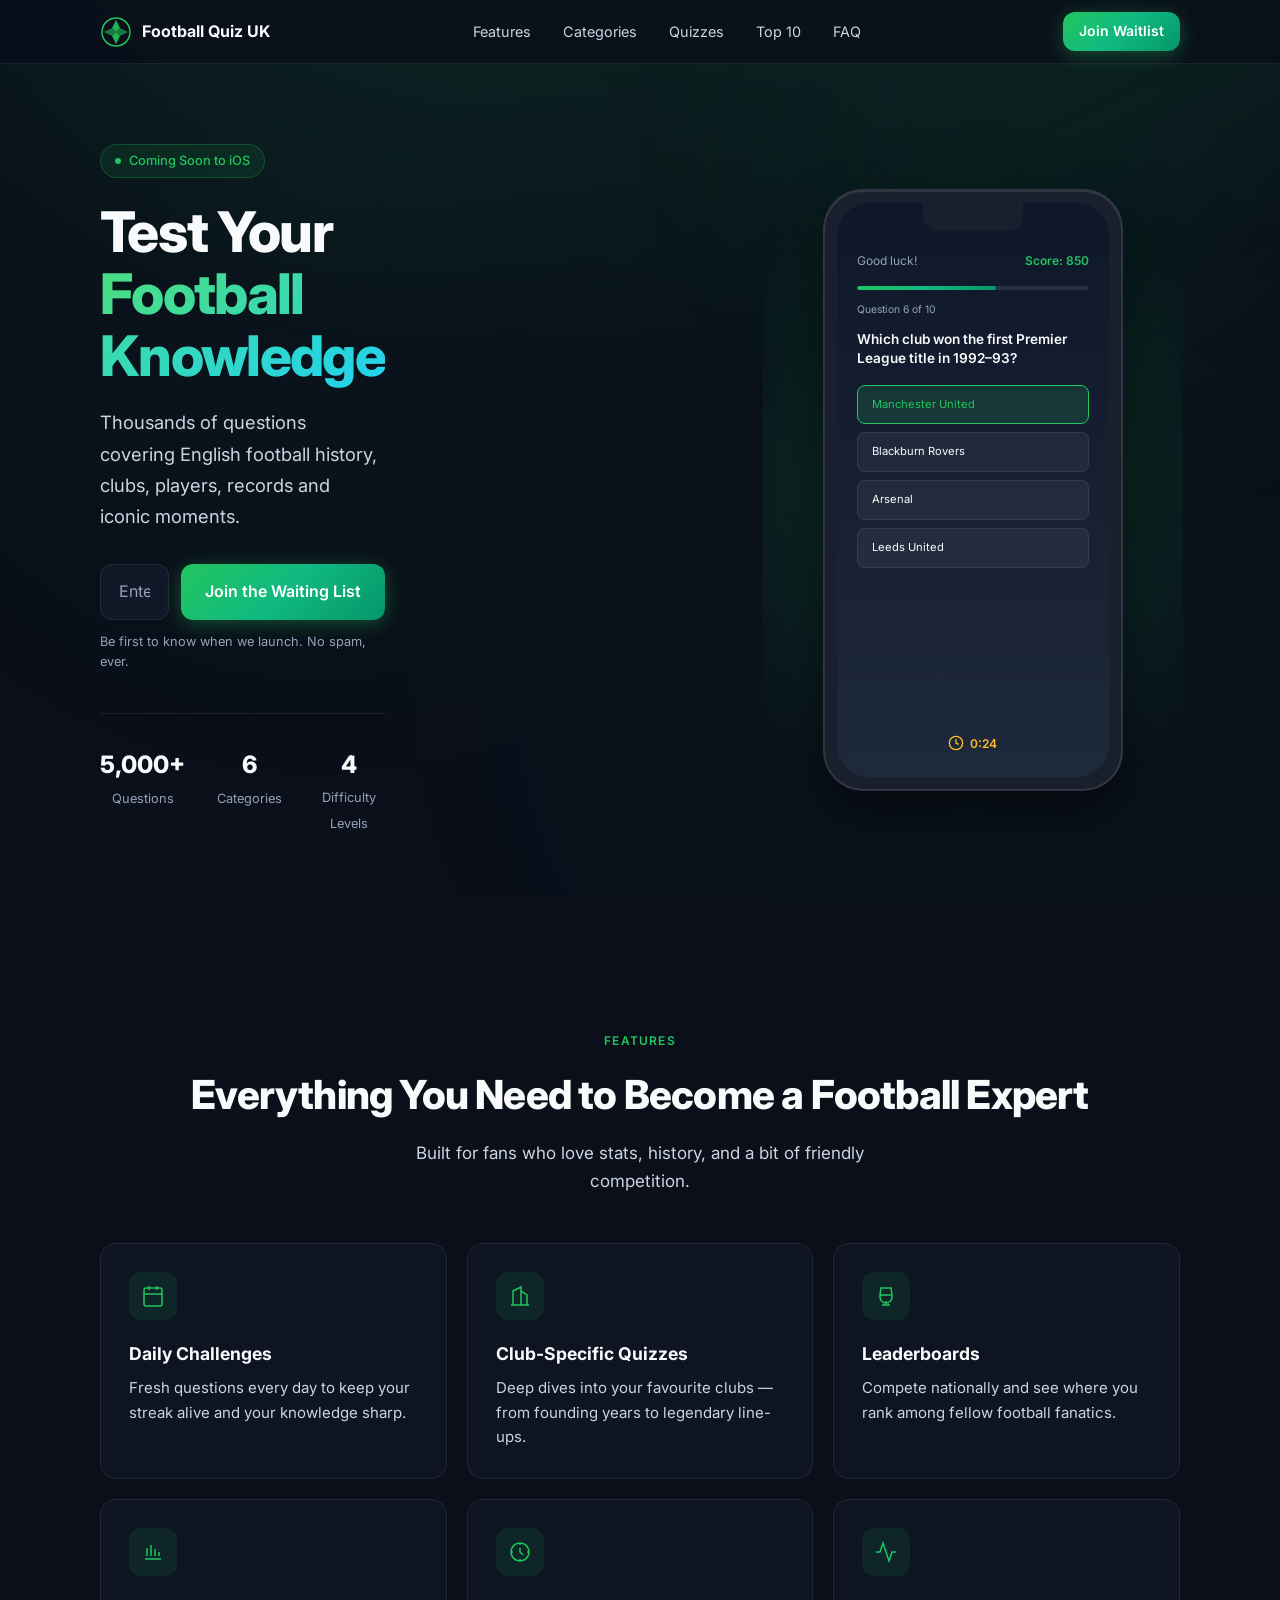
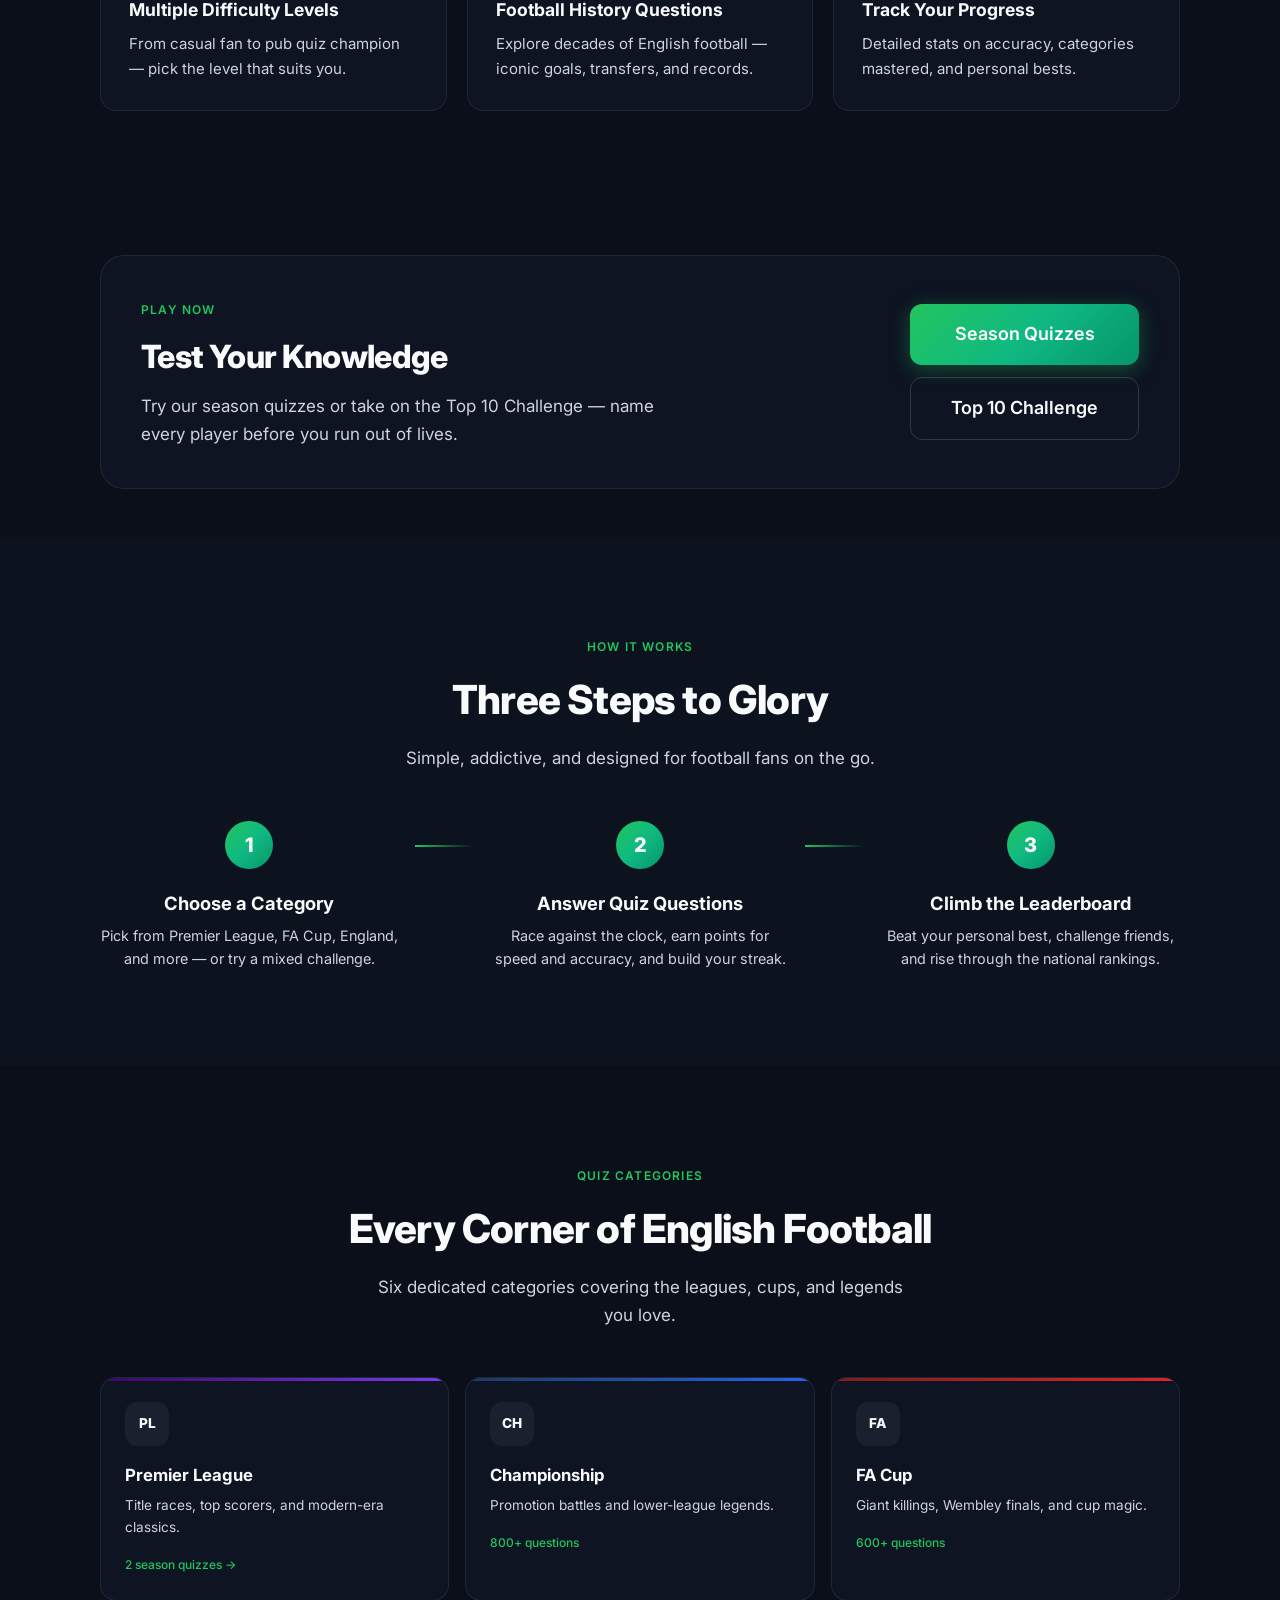
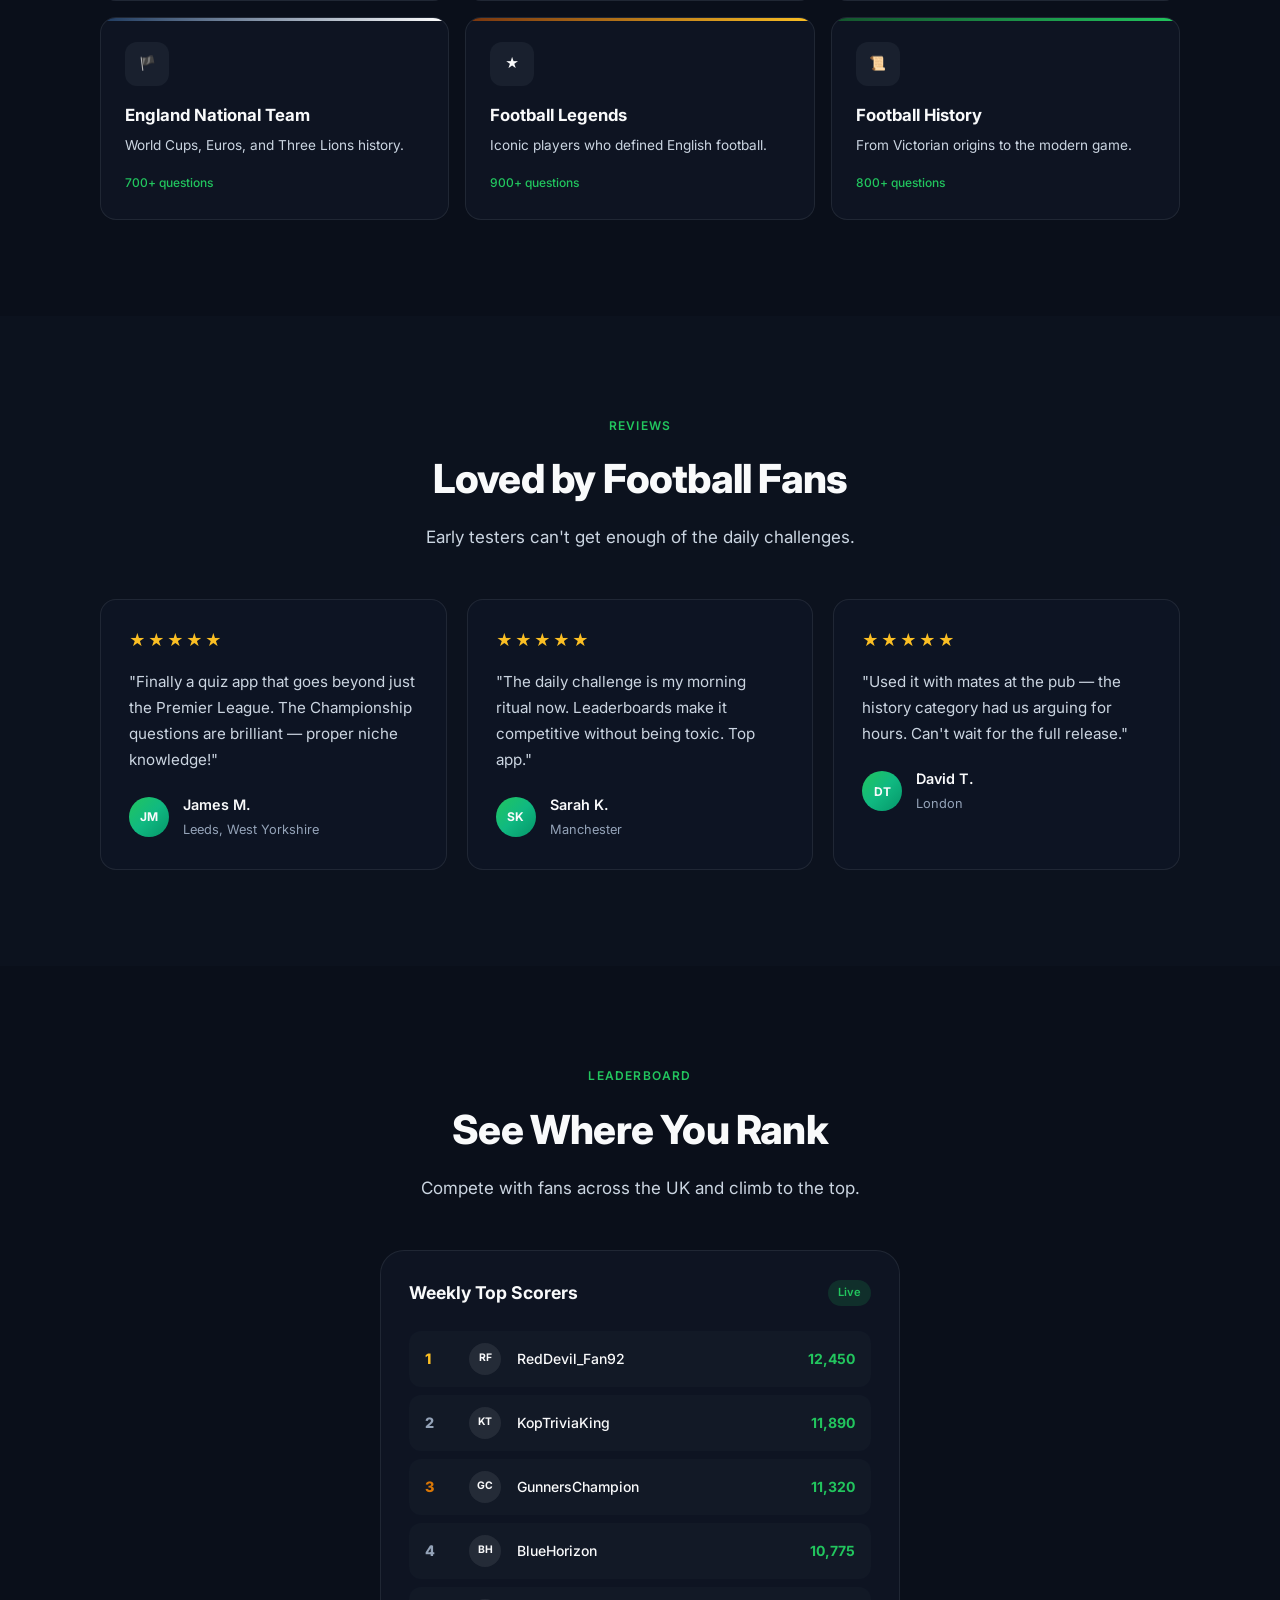
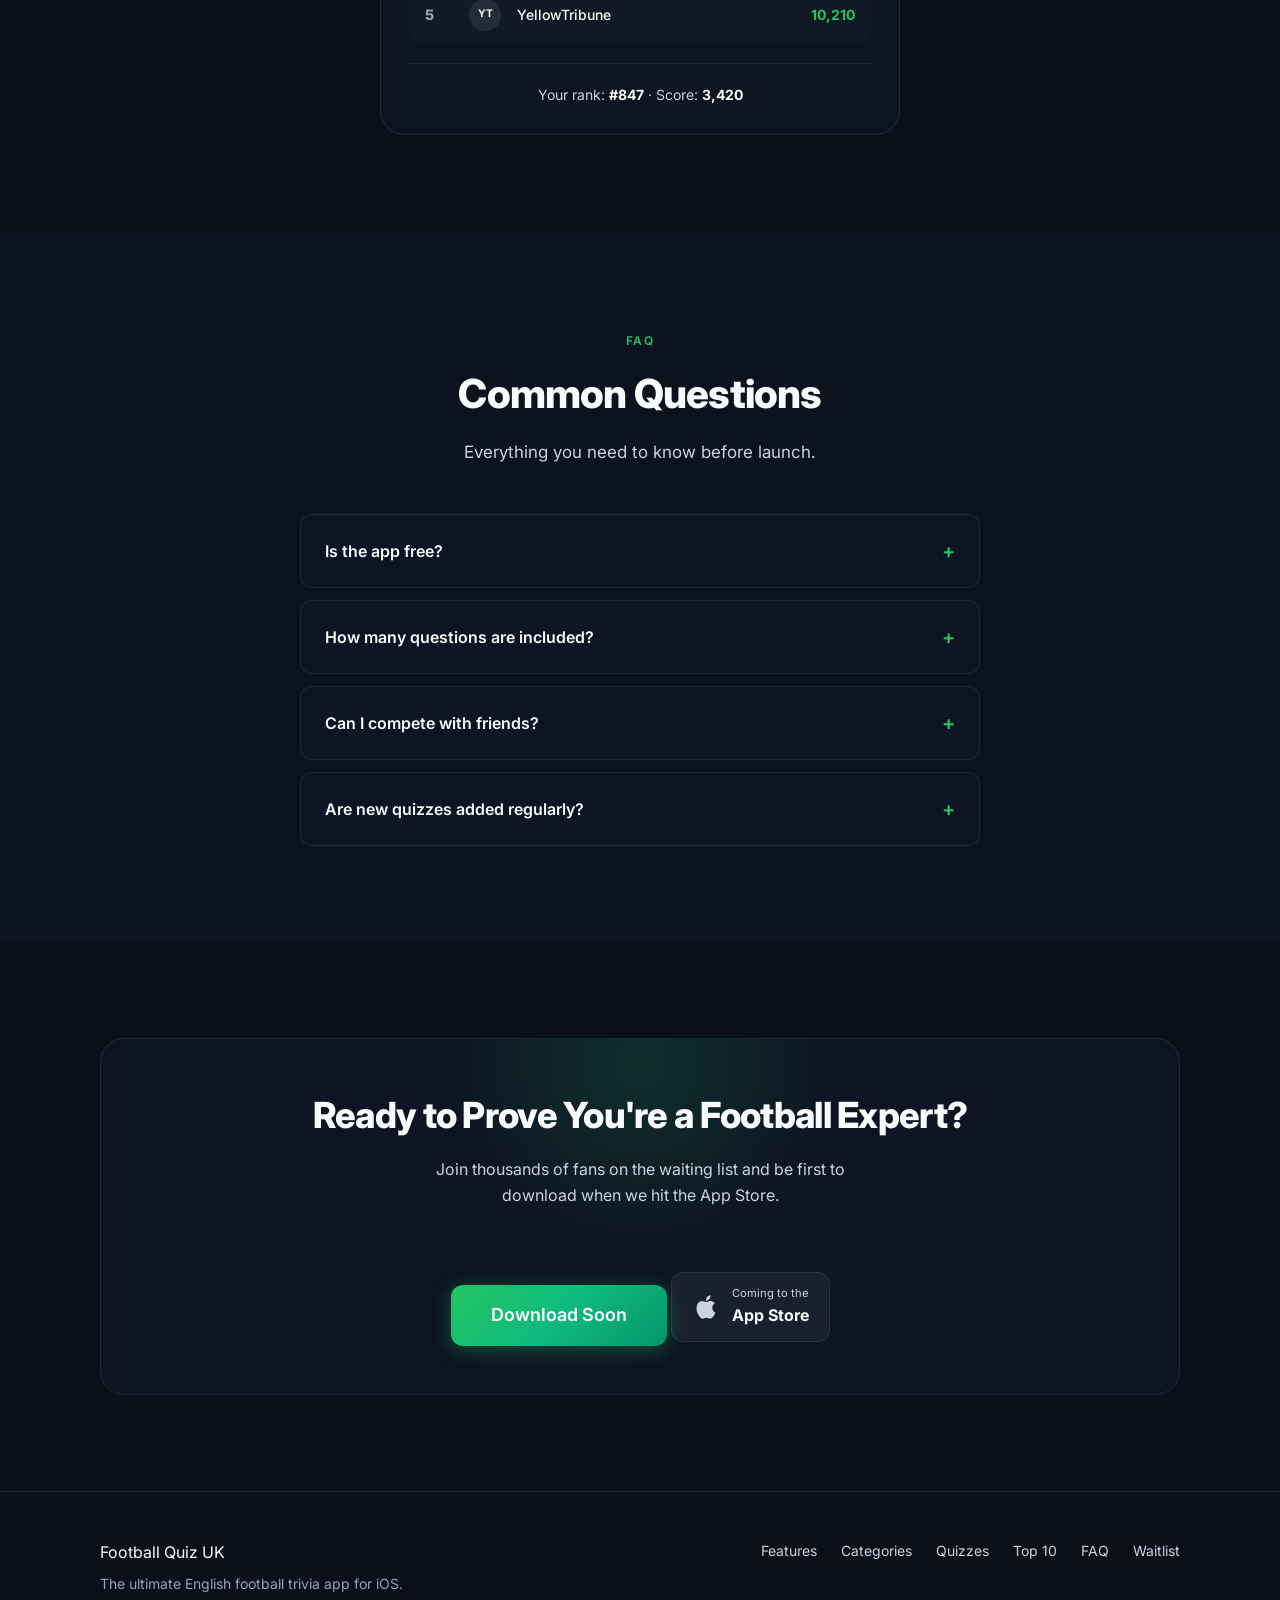
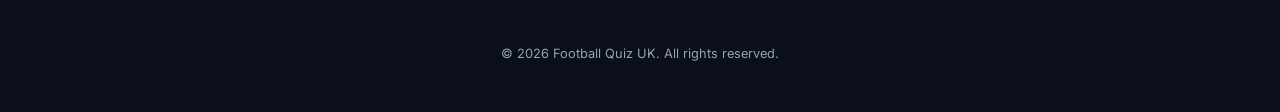
<file: index.html>
<!DOCTYPE html>
<html lang="en-GB">
<head>
  <!-- Google tag (gtag.js) -->
  <script async src="https://www.googletagmanager.com/gtag/js?id=G-JP22MB59HQ"></script>
  <script>
    window.dataLayer = window.dataLayer || [];
    function gtag(){dataLayer.push(arguments);}
    gtag('js', new Date());

    gtag('config', 'G-JP22MB59HQ');
  </script>

  <meta charset="UTF-8">
  <meta name="viewport" content="width=device-width, initial-scale=1.0">
  <meta name="description" content="Football Quiz UK — Test your knowledge of English football with thousands of questions on the Premier League, Championship, FA Cup, and more.">
  <meta name="theme-color" content="#0a0f1a">
  <title>Football Quiz UK — Test Your Football Knowledge</title>
  <link rel="preconnect" href="https://fonts.googleapis.com">
  <link rel="preconnect" href="https://fonts.gstatic.com" crossorigin>
  <link href="https://fonts.googleapis.com/css2?family=Inter:wght@400;500;600;700;800&display=swap" rel="stylesheet">
  <link rel="stylesheet" href="styles.css">
</head>
<body>
  <div class="bg-pattern" aria-hidden="true"></div>
  <div class="bg-glow bg-glow--hero" aria-hidden="true"></div>

  <header class="header">
    <div class="container header__inner">
      <a href="#" class="logo">
        <span class="logo__icon" aria-hidden="true">
          <svg viewBox="0 0 32 32" fill="none" xmlns="http://www.w3.org/2000/svg">
            <circle cx="16" cy="16" r="14" stroke="currentColor" stroke-width="1.5"/>
            <path d="M16 4L20 12L16 16L12 12L16 4Z" fill="currentColor" opacity="0.9"/>
            <path d="M4 16L12 12L16 16L12 20L4 16Z" fill="currentColor" opacity="0.6"/>
            <path d="M16 28L12 20L16 16L20 20L16 28Z" fill="currentColor" opacity="0.9"/>
            <path d="M28 16L20 20L16 16L20 12L28 16Z" fill="currentColor" opacity="0.6"/>
          </svg>
        </span>
        <span class="logo__text">Football Quiz UK</span>
      </a>
      <nav class="nav" aria-label="Main navigation">
        <a href="#features">Features</a>
        <a href="#categories">Categories</a>
        <a href="quizzes.html">Quizzes</a>
        <a href="top-10-challenges.html">Top 10</a>
        <a href="#faq">FAQ</a>
      </nav>
      <div class="waitlist-dropdown header__cta">
        <button type="button" class="btn btn--sm btn--primary waitlist-dropdown__trigger" aria-expanded="false" aria-controls="header-waitlist-panel">
          Join Waitlist
        </button>
        <div class="waitlist-dropdown__panel" id="header-waitlist-panel">
          <p class="waitlist-dropdown__title">Get launch updates</p>
          <form class="waitlist-dropdown__form" action="#" method="post">
            <input type="email" name="email" placeholder="Enter your email" required aria-label="Email address">
            <button type="submit" class="btn btn--primary btn--sm">Join the Waiting List</button>
          </form>
        </div>
      </div>
      <button class="menu-toggle" aria-label="Open menu" aria-expanded="false" aria-controls="mobile-nav">
        <span></span><span></span><span></span>
      </button>
    </div>
    <div class="mobile-nav" id="mobile-nav" hidden>
      <a href="#features">Features</a>
      <a href="#categories">Categories</a>
      <a href="quizzes.html">Quizzes</a>
      <a href="top-10-challenges.html">Top 10</a>
      <a href="#faq">FAQ</a>
      <a href="#waitlist" class="btn btn--primary">Join Waitlist</a>
    </div>
  </header>

  <main>
    <!-- Hero -->
    <section class="hero">
      <div class="container hero__grid">
        <div class="hero__content">
          <div class="badge animate-in">
            <span class="badge__dot"></span>
            Coming Soon to iOS
          </div>
          <h1 class="hero__title animate-in animate-in--delay-1">
            Test Your <span class="text-gradient">Football Knowledge</span>
          </h1>
          <p class="hero__subtitle animate-in animate-in--delay-2">
            Thousands of questions covering English football history, clubs, players, records and iconic moments.
          </p>
          <form class="waitlist-form animate-in animate-in--delay-3" id="waitlist" action="#" method="post">
            <div class="waitlist-form__row">
              <input type="email" name="email" placeholder="Enter your email" required aria-label="Email address">
              <button type="submit" class="btn btn--primary btn--lg">Join the Waiting List</button>
            </div>
            <p class="waitlist-form__note">Be first to know when we launch. No spam, ever.</p>
          </form>
          <div class="hero__stats animate-in animate-in--delay-4">
            <div class="stat">
              <strong>5,000+</strong>
              <span>Questions</span>
            </div>
            <div class="stat">
              <strong>6</strong>
              <span>Categories</span>
            </div>
            <div class="stat">
              <strong>4</strong>
              <span>Difficulty Levels</span>
            </div>
          </div>
        </div>
        <div class="hero__mockup animate-in animate-in--delay-2">
          <div class="phone">
            <div class="phone__frame">
              <div class="phone__notch"></div>
              <div class="phone__screen">
                <div class="app-preview">
                  <div class="app-preview__header">
                    <span class="app-preview__greeting">Good luck!</span>
                    <span class="app-preview__score">Score: 850</span>
                  </div>
                  <div class="app-preview__progress">
                    <div class="app-preview__progress-bar" style="width: 60%"></div>
                  </div>
                  <p class="app-preview__label">Question 6 of 10</p>
                  <h3 class="app-preview__question">Which club won the first Premier League title in 1992–93?</h3>
                  <ul class="app-preview__options">
                    <li class="app-preview__option app-preview__option--selected">Manchester United</li>
                    <li class="app-preview__option">Blackburn Rovers</li>
                    <li class="app-preview__option">Arsenal</li>
                    <li class="app-preview__option">Leeds United</li>
                  </ul>
                  <div class="app-preview__timer">
                    <svg viewBox="0 0 24 24" width="16" height="16" fill="none" stroke="currentColor" stroke-width="2"><circle cx="12" cy="12" r="10"/><path d="M12 6v6l4 2"/></svg>
                    0:24
                  </div>
                </div>
              </div>
            </div>
            <div class="phone__glow" aria-hidden="true"></div>
          </div>
        </div>
      </div>
    </section>

    <!-- Features -->
    <section class="section" id="features">
      <div class="container">
        <div class="section-header">
          <span class="section-label">Features</span>
          <h2>Everything You Need to Become a Football Expert</h2>
          <p>Built for fans who love stats, history, and a bit of friendly competition.</p>
        </div>
        <div class="features-grid">
          <article class="feature-card">
            <div class="feature-card__icon">
              <svg viewBox="0 0 24 24" fill="none" stroke="currentColor" stroke-width="1.5"><rect x="3" y="4" width="18" height="18" rx="2"/><path d="M16 2v4M8 2v4M3 10h18"/></svg>
            </div>
            <h3>Daily Challenges</h3>
            <p>Fresh questions every day to keep your streak alive and your knowledge sharp.</p>
          </article>
          <article class="feature-card">
            <div class="feature-card__icon">
              <svg viewBox="0 0 24 24" fill="none" stroke="currentColor" stroke-width="1.5"><path d="M3 21h18M5 21V7l8-4v18M19 21V11l-6-4"/><path d="M9 9v.01M9 12v.01M9 15v.01M9 18v.01"/></svg>
            </div>
            <h3>Club-Specific Quizzes</h3>
            <p>Deep dives into your favourite clubs — from founding years to legendary line-ups.</p>
          </article>
          <article class="feature-card">
            <div class="feature-card__icon">
              <svg viewBox="0 0 24 24" fill="none" stroke="currentColor" stroke-width="1.5"><path d="M8 21h8M12 17v4M7 4h10l1 7H6L7 4zM6 11v2a6 6 0 0012 0v-2"/></svg>
            </div>
            <h3>Leaderboards</h3>
            <p>Compete nationally and see where you rank among fellow football fanatics.</p>
          </article>
          <article class="feature-card">
            <div class="feature-card__icon">
              <svg viewBox="0 0 24 24" fill="none" stroke="currentColor" stroke-width="1.5"><path d="M4 19h16M6 16V8M10 16V5M14 16v-7M18 16v-4"/></svg>
            </div>
            <h3>Multiple Difficulty Levels</h3>
            <p>From casual fan to pub quiz champion — pick the level that suits you.</p>
          </article>
          <article class="feature-card">
            <div class="feature-card__icon">
              <svg viewBox="0 0 24 24" fill="none" stroke="currentColor" stroke-width="1.5"><path d="M12 8v4l3 3M21 12a9 9 0 11-18 0 9 9 0 0118 0z"/><path d="M3 12h2M19 12h2M12 3v2M12 19v2"/></svg>
            </div>
            <h3>Football History Questions</h3>
            <p>Explore decades of English football — iconic goals, transfers, and records.</p>
          </article>
          <article class="feature-card">
            <div class="feature-card__icon">
              <svg viewBox="0 0 24 24" fill="none" stroke="currentColor" stroke-width="1.5"><path d="M22 12h-4l-3 9L9 3l-3 9H2"/></svg>
            </div>
            <h3>Track Your Progress</h3>
            <p>Detailed stats on accuracy, categories mastered, and personal bests.</p>
          </article>
        </div>
      </div>
    </section>

    <!-- Play Quiz CTA -->
    <section class="section home-quiz-cta" id="play-quiz">
      <div class="container">
        <div class="home-quiz-cta__card">
          <div class="home-quiz-cta__content">
            <span class="section-label">Play Now</span>
            <h2>Test Your Knowledge</h2>
            <p>Try our season quizzes or take on the Top 10 Challenge — name every player before you run out of lives.</p>
          </div>
          <div class="home-quiz-cta__actions">
            <a href="quizzes.html" class="btn btn--primary btn--xl home-quiz-cta__btn">Season Quizzes</a>
            <a href="top-10-challenges.html" class="btn btn--outline btn--xl home-quiz-cta__btn">Top 10 Challenge</a>
          </div>
        </div>
      </div>
    </section>

    <!-- How It Works -->
    <section class="section section--alt">
      <div class="container">
        <div class="section-header">
          <span class="section-label">How It Works</span>
          <h2>Three Steps to Glory</h2>
          <p>Simple, addictive, and designed for football fans on the go.</p>
        </div>
        <div class="steps">
          <div class="step">
            <div class="step__number">1</div>
            <div class="step__content">
              <h3>Choose a Category</h3>
              <p>Pick from Premier League, FA Cup, England, and more — or try a mixed challenge.</p>
            </div>
          </div>
          <div class="step-connector" aria-hidden="true"></div>
          <div class="step">
            <div class="step__number">2</div>
            <div class="step__content">
              <h3>Answer Quiz Questions</h3>
              <p>Race against the clock, earn points for speed and accuracy, and build your streak.</p>
            </div>
          </div>
          <div class="step-connector" aria-hidden="true"></div>
          <div class="step">
            <div class="step__number">3</div>
            <div class="step__content">
              <h3>Climb the Leaderboard</h3>
              <p>Beat your personal best, challenge friends, and rise through the national rankings.</p>
            </div>
          </div>
        </div>
      </div>
    </section>

    <!-- Categories -->
    <section class="section" id="categories">
      <div class="container">
        <div class="section-header">
          <span class="section-label">Quiz Categories</span>
          <h2>Every Corner of English Football</h2>
          <p>Six dedicated categories covering the leagues, cups, and legends you love.</p>
        </div>
        <div class="categories-grid">
          <a href="quizzes.html" class="category-card category-card--pl">
            <div class="category-card__icon">PL</div>
            <h3>Premier League</h3>
            <p>Title races, top scorers, and modern-era classics.</p>
            <span class="category-card__count">2 season quizzes →</span>
          </a>
          <article class="category-card category-card--ch">
            <div class="category-card__icon">CH</div>
            <h3>Championship</h3>
            <p>Promotion battles and lower-league legends.</p>
            <span class="category-card__count">800+ questions</span>
          </article>
          <article class="category-card category-card--fac">
            <div class="category-card__icon">FA</div>
            <h3>FA Cup</h3>
            <p>Giant killings, Wembley finals, and cup magic.</p>
            <span class="category-card__count">600+ questions</span>
          </article>
          <article class="category-card category-card--eng">
            <div class="category-card__icon">🏴</div>
            <h3>England National Team</h3>
            <p>World Cups, Euros, and Three Lions history.</p>
            <span class="category-card__count">700+ questions</span>
          </article>
          <article class="category-card category-card--leg">
            <div class="category-card__icon">★</div>
            <h3>Football Legends</h3>
            <p>Iconic players who defined English football.</p>
            <span class="category-card__count">900+ questions</span>
          </article>
          <article class="category-card category-card--hist">
            <div class="category-card__icon">📜</div>
            <h3>Football History</h3>
            <p>From Victorian origins to the modern game.</p>
            <span class="category-card__count">800+ questions</span>
          </article>
        </div>
      </div>
    </section>

    <!-- Testimonials -->
    <section class="section section--alt">
      <div class="container">
        <div class="section-header">
          <span class="section-label">Reviews</span>
          <h2>Loved by Football Fans</h2>
          <p>Early testers can't get enough of the daily challenges.</p>
        </div>
        <div class="testimonials-grid">
          <article class="testimonial-card">
            <div class="stars" aria-label="5 out of 5 stars">
              <span>★</span><span>★</span><span>★</span><span>★</span><span>★</span>
            </div>
            <blockquote>"Finally a quiz app that goes beyond just the Premier League. The Championship questions are brilliant — proper niche knowledge!"</blockquote>
            <footer>
              <div class="testimonial-card__avatar">JM</div>
              <div>
                <cite>James M.</cite>
                <span>Leeds, West Yorkshire</span>
              </div>
            </footer>
          </article>
          <article class="testimonial-card">
            <div class="stars" aria-label="5 out of 5 stars">
              <span>★</span><span>★</span><span>★</span><span>★</span><span>★</span>
            </div>
            <blockquote>"The daily challenge is my morning ritual now. Leaderboards make it competitive without being toxic. Top app."</blockquote>
            <footer>
              <div class="testimonial-card__avatar">SK</div>
              <div>
                <cite>Sarah K.</cite>
                <span>Manchester</span>
              </div>
            </footer>
          </article>
          <article class="testimonial-card">
            <div class="stars" aria-label="5 out of 5 stars">
              <span>★</span><span>★</span><span>★</span><span>★</span><span>★</span>
            </div>
            <blockquote>"Used it with mates at the pub — the history category had us arguing for hours. Can't wait for the full release."</blockquote>
            <footer>
              <div class="testimonial-card__avatar">DT</div>
              <div>
                <cite>David T.</cite>
                <span>London</span>
              </div>
            </footer>
          </article>
        </div>
      </div>
    </section>

    <!-- Leaderboard Preview -->
    <section class="section">
      <div class="container">
        <div class="section-header">
          <span class="section-label">Leaderboard</span>
          <h2>See Where You Rank</h2>
          <p>Compete with fans across the UK and climb to the top.</p>
        </div>
        <div class="leaderboard-card">
          <div class="leaderboard-card__header">
            <h3>Weekly Top Scorers</h3>
            <span class="leaderboard-card__badge">Live</span>
          </div>
          <ol class="leaderboard-list">
            <li class="leaderboard-item leaderboard-item--gold">
              <span class="leaderboard-item__rank">1</span>
              <span class="leaderboard-item__avatar">RF</span>
              <span class="leaderboard-item__name">RedDevil_Fan92</span>
              <span class="leaderboard-item__score">12,450</span>
            </li>
            <li class="leaderboard-item leaderboard-item--silver">
              <span class="leaderboard-item__rank">2</span>
              <span class="leaderboard-item__avatar">KT</span>
              <span class="leaderboard-item__name">KopTriviaKing</span>
              <span class="leaderboard-item__score">11,890</span>
            </li>
            <li class="leaderboard-item leaderboard-item--bronze">
              <span class="leaderboard-item__rank">3</span>
              <span class="leaderboard-item__avatar">GC</span>
              <span class="leaderboard-item__name">GunnersChampion</span>
              <span class="leaderboard-item__score">11,320</span>
            </li>
            <li class="leaderboard-item">
              <span class="leaderboard-item__rank">4</span>
              <span class="leaderboard-item__avatar">BH</span>
              <span class="leaderboard-item__name">BlueHorizon</span>
              <span class="leaderboard-item__score">10,775</span>
            </li>
            <li class="leaderboard-item">
              <span class="leaderboard-item__rank">5</span>
              <span class="leaderboard-item__avatar">YT</span>
              <span class="leaderboard-item__name">YellowTribune</span>
              <span class="leaderboard-item__score">10,210</span>
            </li>
          </ol>
          <p class="leaderboard-card__you">Your rank: <strong>#847</strong> · Score: <strong>3,420</strong></p>
        </div>
      </div>
    </section>

    <!-- FAQ -->
    <section class="section section--alt" id="faq">
      <div class="container container--narrow">
        <div class="section-header">
          <span class="section-label">FAQ</span>
          <h2>Common Questions</h2>
          <p>Everything you need to know before launch.</p>
        </div>
        <div class="faq-list">
          <details class="faq-item">
            <summary>Is the app free?</summary>
            <p>Yes! Football Quiz UK is free to download with thousands of questions available at no cost. Optional premium features unlock advanced stats and exclusive quiz packs.</p>
          </details>
          <details class="faq-item">
            <summary>How many questions are included?</summary>
            <p>Over 5,000 questions at launch across six categories, with new questions added every week. Daily challenges feature fresh content so you'll never run out.</p>
          </details>
          <details class="faq-item">
            <summary>Can I compete with friends?</summary>
            <p>Absolutely. Challenge friends directly, share your scores, and compare rankings on private and global leaderboards. Perfect for pub quiz bragging rights.</p>
          </details>
          <details class="faq-item">
            <summary>Are new quizzes added regularly?</summary>
            <p>We add new questions weekly, plus seasonal specials for major tournaments, transfer windows, and historic anniversaries throughout the football calendar.</p>
          </details>
        </div>
      </div>
    </section>

    <!-- Final CTA -->
    <section class="section cta-section">
      <div class="container">
        <div class="cta-card">
          <div class="cta-card__glow" aria-hidden="true"></div>
          <h2>Ready to Prove You're a Football Expert?</h2>
          <p>Join thousands of fans on the waiting list and be first to download when we hit the App Store.</p>
          <a href="#waitlist" class="btn btn--primary btn--xl">Download Soon</a>
          <div class="app-store-badge">
            <svg viewBox="0 0 24 24" width="28" height="28" fill="currentColor"><path d="M18.71 19.5c-.83 1.24-1.71 2.45-3.05 2.47-1.34.03-1.77-.79-3.29-.79-1.53 0-2 .77-3.27.82-1.31.05-2.3-1.32-3.14-2.53C4.25 17 2.94 12.45 4.7 9.39c.87-1.52 2.43-2.48 4.12-2.51 1.28-.02 2.5.87 3.29.87.78 0 2.26-1.07 3.81-.91.65.03 2.47.26 3.64 1.98-.09.06-2.17 1.28-2.15 3.81.03 3.02 2.65 4.03 2.68 4.04-.03.07-.42 1.44-1.38 2.83M13 3.5c.73-.83 1.94-1.46 2.94-1.5.13 1.17-.34 2.35-1.04 3.19-.69.85-1.83 1.51-2.95 1.42-.15-1.15.41-2.35 1.05-3.11z"/></svg>
            <div>
              <span>Coming to the</span>
              <strong>App Store</strong>
            </div>
          </div>
        </div>
      </div>
    </section>
  </main>

  <footer class="footer">
    <div class="container footer__inner">
      <div class="footer__brand">
        <span class="logo__text">Football Quiz UK</span>
        <p>The ultimate English football trivia app for iOS.</p>
      </div>
      <div class="footer__links">
        <a href="#features">Features</a>
        <a href="#categories">Categories</a>
        <a href="quizzes.html">Quizzes</a>
        <a href="top-10-challenges.html">Top 10</a>
        <a href="#faq">FAQ</a>
        <a href="#waitlist">Waitlist</a>
      </div>
      <p class="footer__copy">&copy; 2026 Football Quiz UK. All rights reserved.</p>
    </div>
  </footer>

  <div class="toast" id="toast" role="status" aria-live="polite" hidden>
    You're on the list! We'll be in touch soon.
  </div>

  <script src="script.js"></script>
</body>
</html>
</file>
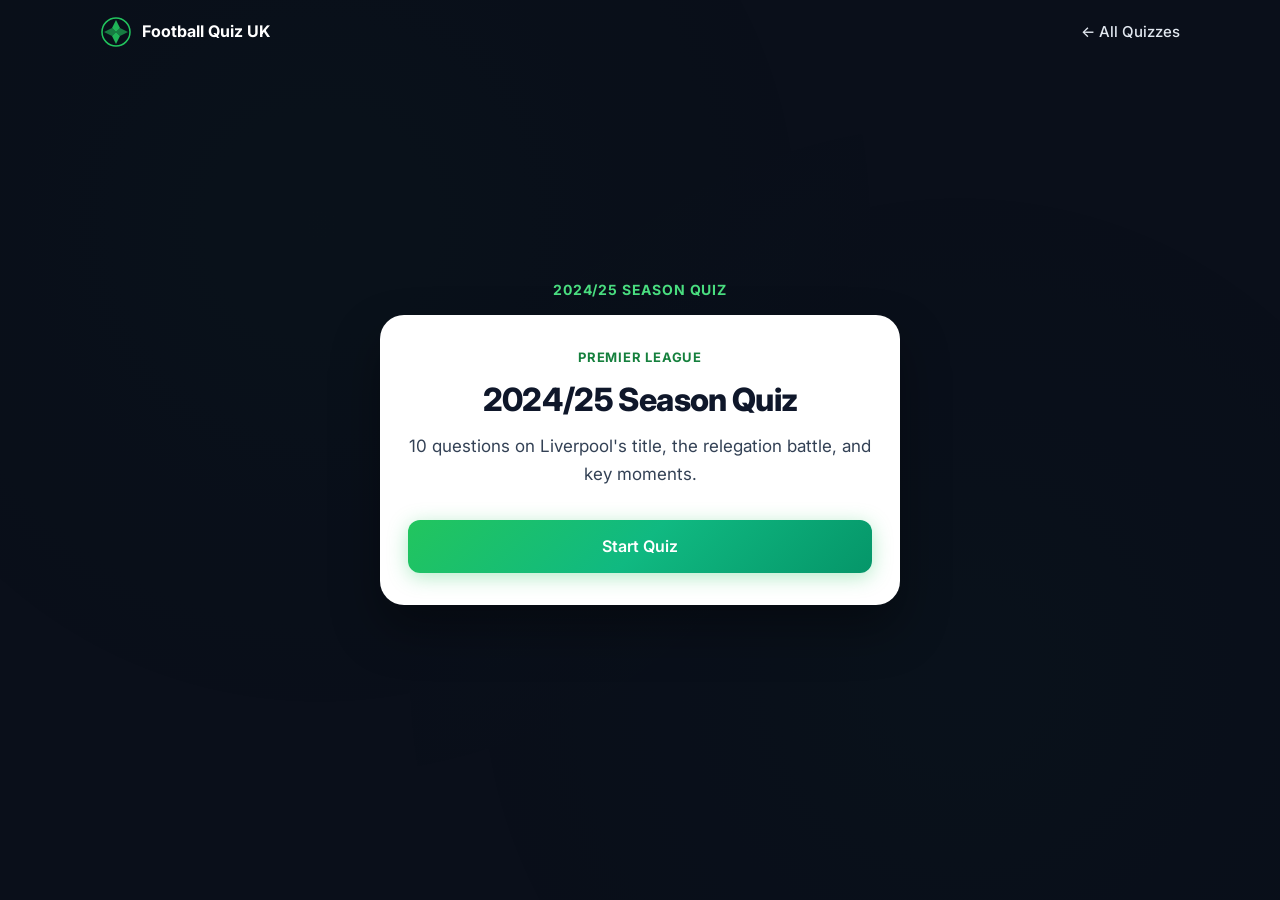
<file: premier-league-2425.html>
<!DOCTYPE html>
<html lang="en-GB">
<head>
  <meta charset="UTF-8">
  <meta name="viewport" content="width=device-width, initial-scale=1.0">
  <meta name="description" content="Test your knowledge of the 2024/25 Premier League season — Liverpool's title, relegation, and key results.">
  <meta name="theme-color" content="#0a0f1a">
  <title>2024/25 Premier League Quiz — Football Quiz UK</title>
  <link rel="preconnect" href="https://fonts.googleapis.com">
  <link rel="preconnect" href="https://fonts.gstatic.com" crossorigin>
  <link href="https://fonts.googleapis.com/css2?family=Inter:wght@400;500;600;700;800&display=swap" rel="stylesheet">
  <link rel="stylesheet" href="styles.css">
</head>
<body class="page-quiz">
  <div class="bg-pattern" aria-hidden="true"></div>

  <header class="header header--minimal">
    <div class="container header__inner">
      <a href="index.html" class="logo">
        <span class="logo__icon" aria-hidden="true">
          <svg viewBox="0 0 32 32" fill="none" xmlns="http://www.w3.org/2000/svg">
            <circle cx="16" cy="16" r="14" stroke="currentColor" stroke-width="1.5"/>
            <path d="M16 4L20 12L16 16L12 12L16 4Z" fill="currentColor" opacity="0.9"/>
            <path d="M4 16L12 12L16 16L12 20L4 16Z" fill="currentColor" opacity="0.6"/>
            <path d="M16 28L12 20L16 16L20 20L16 28Z" fill="currentColor" opacity="0.9"/>
            <path d="M28 16L20 20L16 16L20 12L28 16Z" fill="currentColor" opacity="0.6"/>
          </svg>
        </span>
        <span class="logo__text">Football Quiz UK</span>
      </a>
      <a href="quizzes.html" class="quiz-back-link">← All Quizzes</a>
    </div>
  </header>

  <main class="quiz-layout">
    <p class="quiz-page-season">2024/25 Season Quiz</p>
    <div id="quiz-app" class="quiz-panel">
      <div id="quiz-start" class="quiz-view">
        <p class="quiz-panel__label">Premier League</p>
        <h1 class="quiz-panel__title">2024/25 Season Quiz</h1>
        <p class="quiz-panel__desc">10 questions on Liverpool's title, the relegation battle, and key moments.</p>
        <button type="button" id="quiz-start-btn" class="btn btn--primary btn--lg quiz-panel__cta">Start Quiz</button>
      </div>

      <div id="quiz-play" class="quiz-view" hidden>
        <div class="quiz-status">
          <span id="quiz-progress-label">1 / 10</span>
          <span id="quiz-season-tag" class="quiz-season-tag"></span>
          <span id="quiz-score-live">0 pts</span>
        </div>
        <div class="quiz-progress" aria-hidden="true">
          <div id="quiz-progress-bar" class="quiz-progress__bar"></div>
        </div>
        <h2 id="quiz-question" class="quiz-panel__question"></h2>
        <div id="quiz-options" class="quiz-options"></div>
        <p id="quiz-feedback" class="quiz-feedback" hidden></p>
        <button type="button" id="quiz-next-btn" class="btn btn--primary quiz-panel__cta" hidden>Continue</button>
      </div>

      <div id="quiz-results" class="quiz-view" hidden>
        <p class="quiz-panel__label">2024/25 · Quiz complete</p>
        <p id="quiz-final-score" class="quiz-panel__score"></p>
        <p id="quiz-final-message" class="quiz-panel__desc"></p>
        <p id="quiz-final-breakdown" class="quiz-panel__meta"></p>
        <div class="quiz-panel__actions">
          <button type="button" id="quiz-retry-btn" class="btn btn--primary btn--lg">Try Again</button>
          <a href="quizzes.html" class="btn btn--outline btn--lg">All Quizzes</a>
        </div>
      </div>
    </div>
  </main>

  <script src="script.js"></script>
  <script src="data/pl-2425-quiz.js"></script>
  <script src="quiz.js"></script>
</body>
</html>
</file>
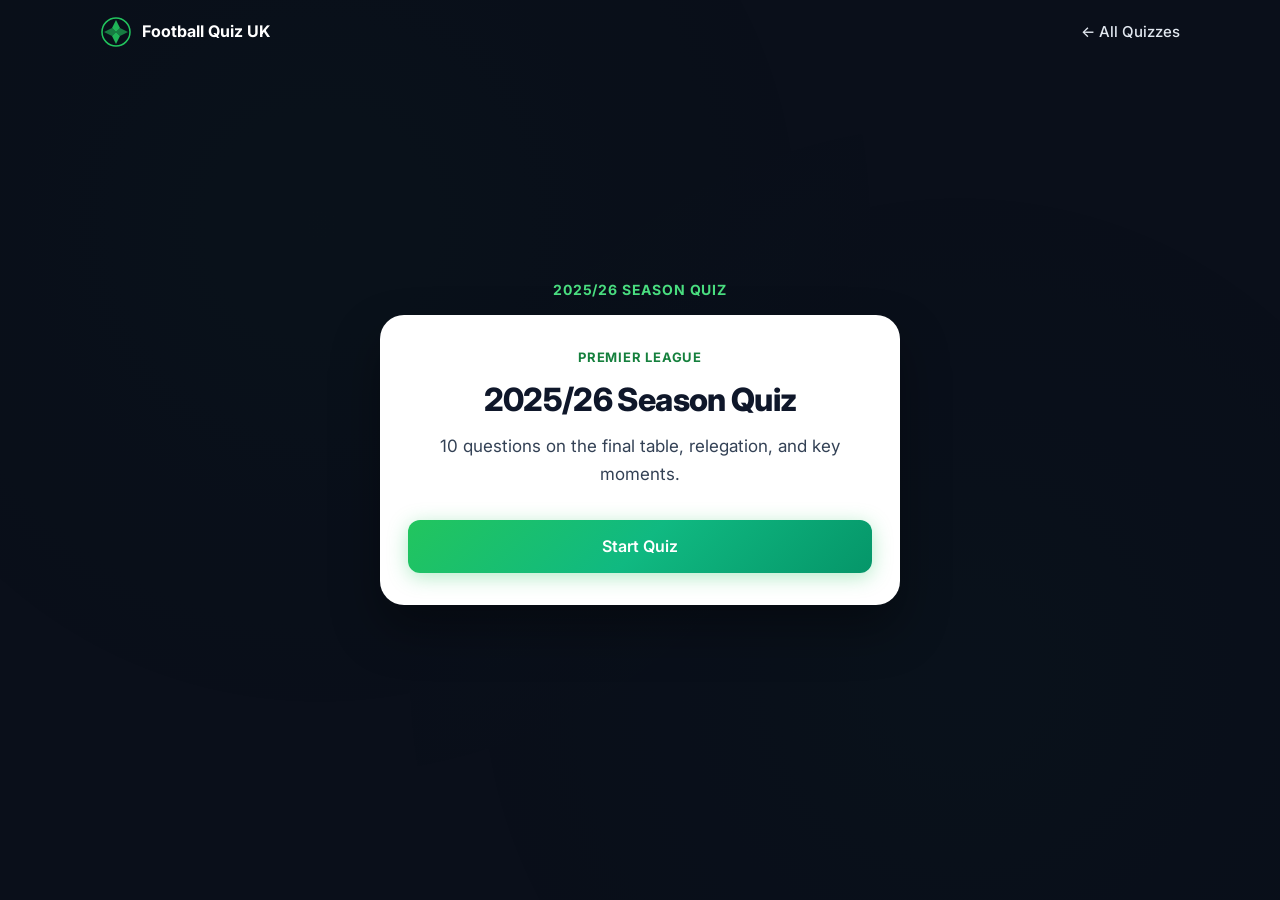
<file: premier-league-2526.html>
<!DOCTYPE html>
<html lang="en-GB">
<head>
  <meta charset="UTF-8">
  <meta name="viewport" content="width=device-width, initial-scale=1.0">
  <meta name="description" content="Test your knowledge of the 2025/26 Premier League season — table, results, relegation and records.">
  <meta name="theme-color" content="#0a0f1a">
  <title>2025/26 Premier League Quiz — Football Quiz UK</title>
  <link rel="preconnect" href="https://fonts.googleapis.com">
  <link rel="preconnect" href="https://fonts.gstatic.com" crossorigin>
  <link href="https://fonts.googleapis.com/css2?family=Inter:wght@400;500;600;700;800&display=swap" rel="stylesheet">
  <link rel="stylesheet" href="styles.css">
</head>
<body class="page-quiz">
  <div class="bg-pattern" aria-hidden="true"></div>

  <header class="header header--minimal">
    <div class="container header__inner">
      <a href="index.html" class="logo">
        <span class="logo__icon" aria-hidden="true">
          <svg viewBox="0 0 32 32" fill="none" xmlns="http://www.w3.org/2000/svg">
            <circle cx="16" cy="16" r="14" stroke="currentColor" stroke-width="1.5"/>
            <path d="M16 4L20 12L16 16L12 12L16 4Z" fill="currentColor" opacity="0.9"/>
            <path d="M4 16L12 12L16 16L12 20L4 16Z" fill="currentColor" opacity="0.6"/>
            <path d="M16 28L12 20L16 16L20 20L16 28Z" fill="currentColor" opacity="0.9"/>
            <path d="M28 16L20 20L16 16L20 12L28 16Z" fill="currentColor" opacity="0.6"/>
          </svg>
        </span>
        <span class="logo__text">Football Quiz UK</span>
      </a>
      <a href="quizzes.html" class="quiz-back-link">← All Quizzes</a>
    </div>
  </header>

  <main class="quiz-layout">
    <p class="quiz-page-season">2025/26 Season Quiz</p>
    <div id="quiz-app" class="quiz-panel">
      <div id="quiz-start" class="quiz-view">
        <p class="quiz-panel__label">Premier League</p>
        <h1 class="quiz-panel__title">2025/26 Season Quiz</h1>
        <p class="quiz-panel__desc">10 questions on the final table, relegation, and key moments.</p>
        <button type="button" id="quiz-start-btn" class="btn btn--primary btn--lg quiz-panel__cta">Start Quiz</button>
      </div>

      <div id="quiz-play" class="quiz-view" hidden>
        <div class="quiz-status">
          <span id="quiz-progress-label">1 / 10</span>
          <span id="quiz-season-tag" class="quiz-season-tag"></span>
          <span id="quiz-score-live">0 pts</span>
        </div>
        <div class="quiz-progress" aria-hidden="true">
          <div id="quiz-progress-bar" class="quiz-progress__bar"></div>
        </div>
        <h2 id="quiz-question" class="quiz-panel__question"></h2>
        <div id="quiz-options" class="quiz-options"></div>
        <p id="quiz-feedback" class="quiz-feedback" hidden></p>
        <button type="button" id="quiz-next-btn" class="btn btn--primary quiz-panel__cta" hidden>Continue</button>
      </div>

      <div id="quiz-results" class="quiz-view" hidden>
        <p class="quiz-panel__label">2025/26 · Quiz complete</p>
        <p id="quiz-final-score" class="quiz-panel__score"></p>
        <p id="quiz-final-message" class="quiz-panel__desc"></p>
        <p id="quiz-final-breakdown" class="quiz-panel__meta"></p>
        <div class="quiz-panel__actions">
          <button type="button" id="quiz-retry-btn" class="btn btn--primary btn--lg">Try Again</button>
          <a href="quizzes.html" class="btn btn--outline btn--lg">All Quizzes</a>
        </div>
      </div>
    </div>
  </main>

  <script src="script.js"></script>
  <script src="data/pl-2526-quiz.js"></script>
  <script src="quiz.js"></script>
</body>
</html>
</file>
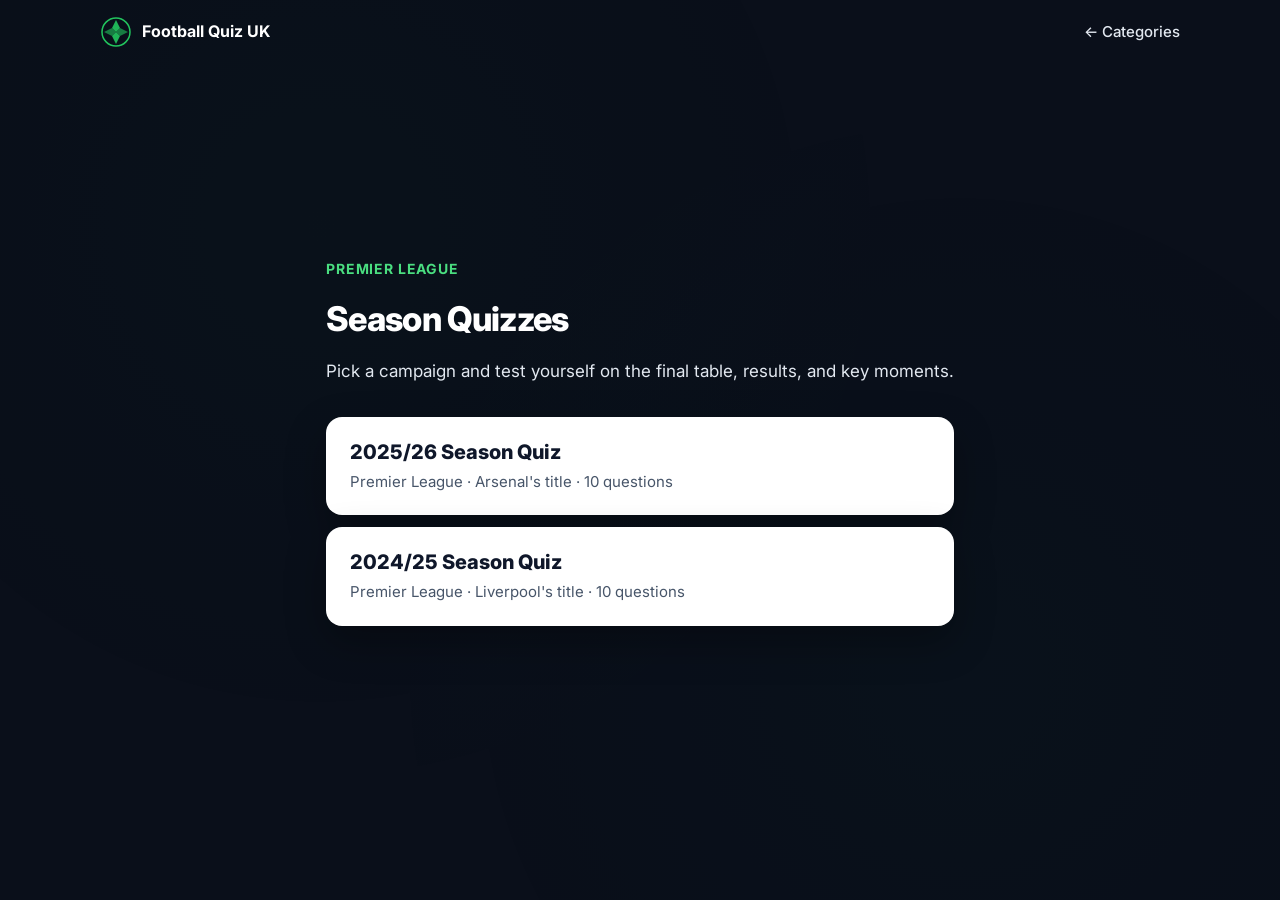
<file: quizzes.html>
<!DOCTYPE html>
<html lang="en-GB">
<head>
  <meta charset="UTF-8">
  <meta name="viewport" content="width=device-width, initial-scale=1.0">
  <meta name="description" content="Premier League season quizzes — test your knowledge of recent campaigns.">
  <meta name="theme-color" content="#0a0f1a">
  <title>Premier League Quizzes — Football Quiz UK</title>
  <link rel="preconnect" href="https://fonts.googleapis.com">
  <link rel="preconnect" href="https://fonts.gstatic.com" crossorigin>
  <link href="https://fonts.googleapis.com/css2?family=Inter:wght@400;500;600;700;800&display=swap" rel="stylesheet">
  <link rel="stylesheet" href="styles.css">
</head>
<body class="page-quiz">
  <div class="bg-pattern" aria-hidden="true"></div>

  <header class="header header--minimal">
    <div class="container header__inner">
      <a href="index.html" class="logo">
        <span class="logo__icon" aria-hidden="true">
          <svg viewBox="0 0 32 32" fill="none" xmlns="http://www.w3.org/2000/svg">
            <circle cx="16" cy="16" r="14" stroke="currentColor" stroke-width="1.5"/>
            <path d="M16 4L20 12L16 16L12 12L16 4Z" fill="currentColor" opacity="0.9"/>
            <path d="M4 16L12 12L16 16L12 20L4 16Z" fill="currentColor" opacity="0.6"/>
            <path d="M16 28L12 20L16 16L20 20L16 28Z" fill="currentColor" opacity="0.9"/>
            <path d="M28 16L20 20L16 16L20 12L28 16Z" fill="currentColor" opacity="0.6"/>
          </svg>
        </span>
        <span class="logo__text">Football Quiz UK</span>
      </a>
      <a href="index.html#categories" class="quiz-back-link">← Categories</a>
    </div>
  </header>

  <main class="quiz-layout">
    <div class="quiz-hub">
      <p class="quiz-panel__label">Premier League</p>
      <h1 class="quiz-hub__title">Season Quizzes</h1>
      <p class="quiz-hub__desc">Pick a campaign and test yourself on the final table, results, and key moments.</p>

      <div class="quiz-hub__list">
        <a href="premier-league-2526.html" class="quiz-hub__card">
          <span class="quiz-hub__name">2025/26 Season Quiz</span>
          <span class="quiz-hub__meta">Premier League · Arsenal's title · 10 questions</span>
        </a>
        <a href="premier-league-2425.html" class="quiz-hub__card">
          <span class="quiz-hub__name">2024/25 Season Quiz</span>
          <span class="quiz-hub__meta">Premier League · Liverpool's title · 10 questions</span>
        </a>
      </div>
    </div>
  </main>

  <script src="script.js"></script>
</body>
</html>
</file>
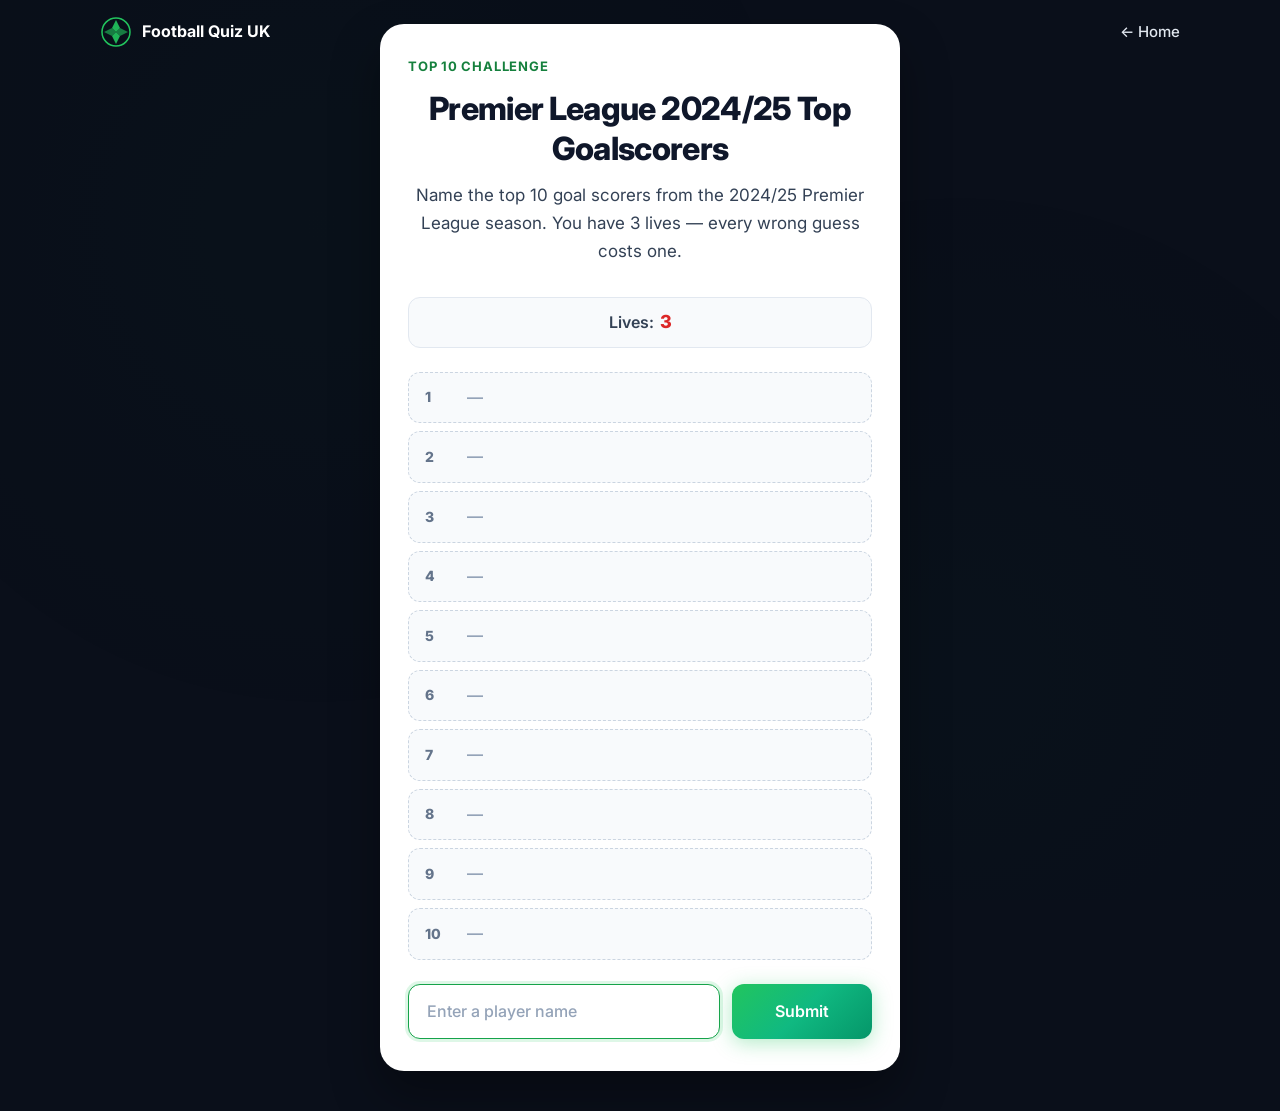
<file: top-10-challenge.html>
<!DOCTYPE html>
<html lang="en-GB">
<head>
  <meta charset="UTF-8">
  <meta name="viewport" content="width=device-width, initial-scale=1.0">
  <meta name="description" content="Top 10 Challenge — can you name all ten? Test your English football knowledge.">
  <meta name="theme-color" content="#0a0f1a">
  <title>Top 10 Challenge — Football Quiz UK</title>
  <link rel="preconnect" href="https://fonts.googleapis.com">
  <link rel="preconnect" href="https://fonts.gstatic.com" crossorigin>
  <link href="https://fonts.googleapis.com/css2?family=Inter:wght@400;500;600;700;800&display=swap" rel="stylesheet">
  <link rel="stylesheet" href="styles.css">
</head>
<body class="page-quiz">
  <div class="bg-pattern" aria-hidden="true"></div>

  <header class="header header--minimal">
    <div class="container header__inner">
      <a href="index.html" class="logo">
        <span class="logo__icon" aria-hidden="true">
          <svg viewBox="0 0 32 32" fill="none" xmlns="http://www.w3.org/2000/svg">
            <circle cx="16" cy="16" r="14" stroke="currentColor" stroke-width="1.5"/>
            <path d="M16 4L20 12L16 16L12 12L16 4Z" fill="currentColor" opacity="0.9"/>
            <path d="M4 16L12 12L16 16L12 20L4 16Z" fill="currentColor" opacity="0.6"/>
            <path d="M16 28L12 20L16 16L20 20L16 28Z" fill="currentColor" opacity="0.9"/>
            <path d="M28 16L20 20L16 16L20 12L28 16Z" fill="currentColor" opacity="0.6"/>
          </svg>
        </span>
        <span class="logo__text">Football Quiz UK</span>
      </a>
      <a href="index.html" class="quiz-back-link">← Home</a>
    </div>
  </header>

  <main class="quiz-layout">
    <div class="quiz-panel top10-panel">
      <p class="quiz-panel__label">Top 10 Challenge</p>
      <h1 class="quiz-panel__title" id="challenge-title">Loading challenge…</h1>
      <p class="quiz-panel__desc" id="challenge-desc"></p>

      <div class="top10-lives" aria-live="polite">
        Lives: <span id="lives-count">3</span>
      </div>

      <ol class="top10-slots" id="top10-slots">
        <li class="top10-slot" data-rank="1"><span class="top10-slot__rank">1</span><span class="top10-slot__answer">—</span></li>
        <li class="top10-slot" data-rank="2"><span class="top10-slot__rank">2</span><span class="top10-slot__answer">—</span></li>
        <li class="top10-slot" data-rank="3"><span class="top10-slot__rank">3</span><span class="top10-slot__answer">—</span></li>
        <li class="top10-slot" data-rank="4"><span class="top10-slot__rank">4</span><span class="top10-slot__answer">—</span></li>
        <li class="top10-slot" data-rank="5"><span class="top10-slot__rank">5</span><span class="top10-slot__answer">—</span></li>
        <li class="top10-slot" data-rank="6"><span class="top10-slot__rank">6</span><span class="top10-slot__answer">—</span></li>
        <li class="top10-slot" data-rank="7"><span class="top10-slot__rank">7</span><span class="top10-slot__answer">—</span></li>
        <li class="top10-slot" data-rank="8"><span class="top10-slot__rank">8</span><span class="top10-slot__answer">—</span></li>
        <li class="top10-slot" data-rank="9"><span class="top10-slot__rank">9</span><span class="top10-slot__answer">—</span></li>
        <li class="top10-slot" data-rank="10"><span class="top10-slot__rank">10</span><span class="top10-slot__answer">—</span></li>
      </ol>

      <form class="top10-form" id="top10-form">
        <input type="text" id="top10-input" class="top10-input" placeholder="Enter a player name" autocomplete="off" aria-label="Your answer">
        <button type="submit" class="btn btn--primary btn--lg top10-submit">Submit</button>
      </form>

      <p id="top10-feedback" class="quiz-feedback" hidden></p>
    </div>
  </main>

  <script src="script.js"></script>
  <script src="top-10-challenge.js"></script>
</body>
</html>
</file>
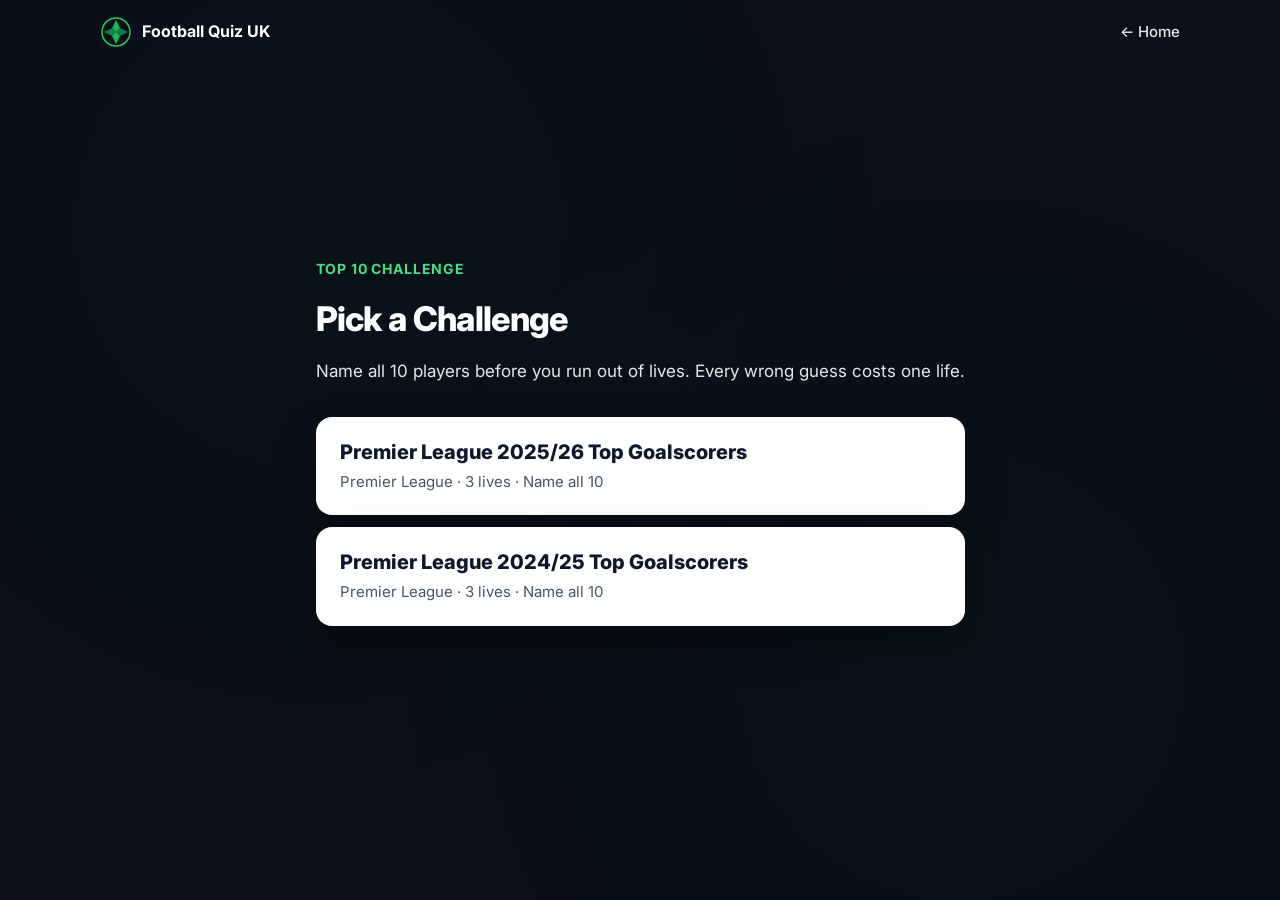
<file: top-10-challenges.html>
<!DOCTYPE html>
<html lang="en-GB">
<head>
  <meta charset="UTF-8">
  <meta name="viewport" content="width=device-width, initial-scale=1.0">
  <meta name="description" content="Top 10 Challenges — name the top goal scorers before you run out of lives.">
  <meta name="theme-color" content="#0a0f1a">
  <title>Top 10 Challenges — Football Quiz UK</title>
  <link rel="preconnect" href="https://fonts.googleapis.com">
  <link rel="preconnect" href="https://fonts.gstatic.com" crossorigin>
  <link href="https://fonts.googleapis.com/css2?family=Inter:wght@400;500;600;700;800&display=swap" rel="stylesheet">
  <link rel="stylesheet" href="styles.css">
</head>
<body class="page-quiz">
  <div class="bg-pattern" aria-hidden="true"></div>

  <header class="header header--minimal">
    <div class="container header__inner">
      <a href="index.html" class="logo">
        <span class="logo__icon" aria-hidden="true">
          <svg viewBox="0 0 32 32" fill="none" xmlns="http://www.w3.org/2000/svg">
            <circle cx="16" cy="16" r="14" stroke="currentColor" stroke-width="1.5"/>
            <path d="M16 4L20 12L16 16L12 12L16 4Z" fill="currentColor" opacity="0.9"/>
            <path d="M4 16L12 12L16 16L12 20L4 16Z" fill="currentColor" opacity="0.6"/>
            <path d="M16 28L12 20L16 16L20 20L16 28Z" fill="currentColor" opacity="0.9"/>
            <path d="M28 16L20 20L16 16L20 12L28 16Z" fill="currentColor" opacity="0.6"/>
          </svg>
        </span>
        <span class="logo__text">Football Quiz UK</span>
      </a>
      <a href="index.html#play-quiz" class="quiz-back-link">← Home</a>
    </div>
  </header>

  <main class="quiz-layout">
    <div class="quiz-hub">
      <p class="quiz-panel__label">Top 10 Challenge</p>
      <h1 class="quiz-hub__title">Pick a Challenge</h1>
      <p class="quiz-hub__desc">Name all 10 players before you run out of lives. Every wrong guess costs one life.</p>

      <div class="quiz-hub__list">
        <a href="top-10-challenge.html?id=pl-2526-top-scorers" class="quiz-hub__card">
          <span class="quiz-hub__name">Premier League 2025/26 Top Goalscorers</span>
          <span class="quiz-hub__meta">Premier League · 3 lives · Name all 10</span>
        </a>
        <a href="top-10-challenge.html?id=pl-2425-top-scorers" class="quiz-hub__card">
          <span class="quiz-hub__name">Premier League 2024/25 Top Goalscorers</span>
          <span class="quiz-hub__meta">Premier League · 3 lives · Name all 10</span>
        </a>
      </div>
    </div>
  </main>

  <script src="script.js"></script>
</body>
</html>
</file>
<file: styles.css>
/* Football Quiz UK — Landing Page Styles */

:root {
  --bg-primary: #0a0f1a;
  --bg-secondary: #111827;
  --bg-card: rgba(17, 24, 39, 0.7);
  --bg-card-hover: rgba(23, 32, 52, 0.85);
  --border: rgba(255, 255, 255, 0.08);
  --border-hover: rgba(255, 255, 255, 0.15);
  --text-primary: #f9fafb;
  --text-secondary: #cbd5e1;
  --text-muted: #94a3b8;
  --accent-green: #22c55e;
  --accent-green-dark: #16a34a;
  --accent-emerald: #10b981;
  --accent-gold: #fbbf24;
  --gradient-primary: linear-gradient(135deg, #22c55e 0%, #10b981 50%, #059669 100%);
  --gradient-text: linear-gradient(135deg, #4ade80 0%, #22d3ee 100%);
  --gradient-hero: radial-gradient(ellipse 80% 60% at 50% -20%, rgba(34, 197, 94, 0.15), transparent);
  --shadow-glow: 0 0 60px rgba(34, 197, 94, 0.15);
  --radius-sm: 8px;
  --radius-md: 12px;
  --radius-lg: 16px;
  --radius-xl: 24px;
  --font: 'Inter', -apple-system, BlinkMacSystemFont, 'Segoe UI', sans-serif;
  --transition: 0.25s cubic-bezier(0.4, 0, 0.2, 1);
  --header-height: 64px;
}

*, *::before, *::after {
  box-sizing: border-box;
  margin: 0;
  padding: 0;
}

html {
  scroll-behavior: smooth;
  -webkit-font-smoothing: antialiased;
}

body {
  font-family: var(--font);
  background: var(--bg-primary);
  color: var(--text-primary);
  font-size: 1rem;
  line-height: 1.6;
  overflow-x: hidden;
  text-rendering: optimizeLegibility;
}

img, svg {
  display: block;
  max-width: 100%;
}

a {
  color: inherit;
  text-decoration: none;
}

button, input {
  font: inherit;
  border: none;
  background: none;
}

ul {
  list-style: none;
}

.container {
  width: 100%;
  max-width: 1120px;
  margin: 0 auto;
  padding: 0 1.25rem;
}

.container--narrow {
  max-width: 720px;
}

/* Background effects */
.bg-pattern {
  position: fixed;
  inset: 0;
  background-image:
    radial-gradient(circle at 25% 25%, rgba(34, 197, 94, 0.03) 0%, transparent 50%),
    radial-gradient(circle at 75% 75%, rgba(16, 185, 129, 0.03) 0%, transparent 50%);
  pointer-events: none;
  z-index: 0;
}

.bg-glow {
  position: fixed;
  width: 600px;
  height: 600px;
  border-radius: 50%;
  filter: blur(120px);
  opacity: 0.4;
  pointer-events: none;
  z-index: 0;
}

.bg-glow--hero {
  top: -200px;
  right: -100px;
  background: rgba(34, 197, 94, 0.12);
}

/* Typography */
.text-gradient {
  background: var(--gradient-text);
  -webkit-background-clip: text;
  background-clip: text;
  -webkit-text-fill-color: transparent;
}

.section-label {
  display: inline-block;
  font-size: 0.75rem;
  font-weight: 600;
  letter-spacing: 0.1em;
  text-transform: uppercase;
  color: var(--accent-green);
  margin-bottom: 0.75rem;
}

.section-header {
  text-align: center;
  margin-bottom: 3rem;
}

.section-header h2 {
  font-size: clamp(1.75rem, 5vw, 2.5rem);
  font-weight: 800;
  letter-spacing: -0.02em;
  margin-bottom: 0.75rem;
}

.section-header p {
  color: var(--text-secondary);
  font-size: 1.0625rem;
  max-width: 540px;
  margin: 0 auto;
  line-height: 1.65;
}

/* Buttons */
.btn {
  display: inline-flex;
  align-items: center;
  justify-content: center;
  gap: 0.5rem;
  font-weight: 600;
  border-radius: var(--radius-md);
  cursor: pointer;
  transition: transform var(--transition), box-shadow var(--transition), opacity var(--transition);
  white-space: nowrap;
}

.btn:active {
  transform: scale(0.98);
}

.btn--sm {
  padding: 0.5rem 1rem;
  font-size: 0.875rem;
}

.btn--lg {
  padding: 0.875rem 1.5rem;
  font-size: 1rem;
}

.btn--xl {
  padding: 1rem 2.5rem;
  font-size: 1.125rem;
}

.btn--primary {
  background: var(--gradient-primary);
  color: #fff;
  box-shadow: 0 4px 20px rgba(34, 197, 94, 0.35);
}

.btn--primary:hover {
  box-shadow: 0 6px 28px rgba(34, 197, 94, 0.5);
  transform: translateY(-1px);
}

.btn--outline {
  background: transparent;
  color: var(--text-primary);
  border: 1px solid var(--border-hover);
}

.btn--outline:hover {
  border-color: var(--accent-green);
  color: var(--accent-green);
}

.header__cta--link {
  display: none;
  text-decoration: none;
}

/* Header */
.header {
  position: fixed;
  top: 0;
  left: 0;
  right: 0;
  z-index: 100;
  height: var(--header-height);
  background: rgba(10, 15, 26, 0.85);
  backdrop-filter: blur(12px);
  -webkit-backdrop-filter: blur(12px);
  border-bottom: 1px solid var(--border);
}

.header__inner {
  display: flex;
  align-items: center;
  justify-content: space-between;
  height: 100%;
  gap: 1rem;
}

.logo {
  display: flex;
  align-items: center;
  gap: 0.625rem;
  font-weight: 700;
  font-size: 1rem;
  flex-shrink: 0;
}

.logo__icon {
  width: 32px;
  height: 32px;
  color: var(--accent-green);
}

.nav {
  display: none;
  gap: 2rem;
}

.nav a {
  font-size: 0.9rem;
  color: var(--text-secondary);
  transition: color var(--transition);
}

.nav a:hover {
  color: var(--text-primary);
}

.header__cta {
  display: none;
}

.menu-toggle {
  display: flex;
  flex-direction: column;
  gap: 5px;
  padding: 0.5rem;
  cursor: pointer;
}

.menu-toggle span {
  display: block;
  width: 22px;
  height: 2px;
  background: var(--text-primary);
  border-radius: 2px;
  transition: var(--transition);
}

.mobile-nav[hidden] {
  display: none;
}

.mobile-nav:not([hidden]) {
  position: fixed;
  top: var(--header-height);
  left: 0;
  right: 0;
  display: flex;
  flex-direction: column;
  gap: 1rem;
  padding: 1.5rem;
  background: var(--bg-secondary);
  border-bottom: 1px solid var(--border);
  z-index: 99;
}

.waitlist-dropdown {
  position: relative;
  display: none;
}

.waitlist-dropdown__panel {
  position: absolute;
  top: calc(100% + 0.75rem);
  right: 0;
  width: min(320px, calc(100vw - 2.5rem));
  padding: 1.25rem;
  background: var(--bg-secondary);
  border: 1px solid var(--border);
  border-radius: var(--radius-lg);
  box-shadow: 0 16px 40px rgba(0, 0, 0, 0.35);
  z-index: 110;
  opacity: 0;
  visibility: hidden;
  transform: translateY(-8px);
  pointer-events: none;
  transition: opacity var(--transition), transform var(--transition), visibility var(--transition);
}

.waitlist-dropdown__title {
  font-size: 0.875rem;
  font-weight: 600;
  margin-bottom: 0.875rem;
}

.waitlist-dropdown__form {
  display: flex;
  flex-direction: column;
  gap: 0.75rem;
}

.waitlist-dropdown__form input {
  width: 100%;
  padding: 0.75rem 1rem;
  background: var(--bg-primary);
  border: 1px solid var(--border);
  border-radius: var(--radius-md);
  color: var(--text-primary);
}

.waitlist-dropdown__form input:focus {
  outline: none;
  border-color: var(--accent-green);
}

.mobile-nav a {
  font-size: 1.1rem;
  padding: 0.5rem 0;
  color: var(--text-secondary);
}

.mobile-nav .btn {
  margin-top: 0.5rem;
  width: 100%;
}

/* Hero */
.hero {
  position: relative;
  z-index: 1;
  padding: calc(var(--header-height) + 3rem) 0 4rem;
  background: var(--gradient-hero);
}

.hero__grid {
  display: flex;
  flex-direction: column;
  gap: 3rem;
  align-items: center;
}

.hero__content {
  text-align: center;
  max-width: 560px;
}

.badge {
  display: inline-flex;
  align-items: center;
  gap: 0.5rem;
  padding: 0.375rem 0.875rem;
  background: rgba(34, 197, 94, 0.1);
  border: 1px solid rgba(34, 197, 94, 0.25);
  border-radius: 999px;
  font-size: 0.8rem;
  font-weight: 500;
  color: var(--accent-green);
  margin-bottom: 1.5rem;
}

.badge__dot {
  width: 6px;
  height: 6px;
  background: var(--accent-green);
  border-radius: 50%;
  animation: pulse 2s ease-in-out infinite;
}

@keyframes pulse {
  0%, 100% { opacity: 1; transform: scale(1); }
  50% { opacity: 0.5; transform: scale(1.2); }
}

.hero__title {
  font-size: clamp(2.25rem, 8vw, 3.5rem);
  font-weight: 800;
  letter-spacing: -0.03em;
  line-height: 1.1;
  margin-bottom: 1.25rem;
}

.hero__subtitle {
  font-size: clamp(1rem, 3vw, 1.15rem);
  color: var(--text-secondary);
  margin-bottom: 2rem;
  line-height: 1.7;
}

.waitlist-form__row {
  display: flex;
  flex-direction: column;
  gap: 0.75rem;
  margin-bottom: 0.75rem;
}

.waitlist-form input {
  width: 100%;
  padding: 0.875rem 1.125rem;
  background: var(--bg-secondary);
  border: 1px solid var(--border);
  border-radius: var(--radius-md);
  color: var(--text-primary);
  transition: border-color var(--transition);
}

.waitlist-form input:focus {
  outline: none;
  border-color: var(--accent-green);
}

.waitlist-form input::placeholder {
  color: var(--text-muted);
}

.waitlist-form__note {
  font-size: 0.8rem;
  color: var(--text-muted);
}

.hero__stats {
  display: flex;
  justify-content: center;
  gap: 2rem;
  margin-top: 2.5rem;
  padding-top: 2rem;
  border-top: 1px solid var(--border);
}

.stat {
  text-align: center;
}

.stat strong {
  display: block;
  font-size: 1.5rem;
  font-weight: 800;
  color: var(--text-primary);
}

.stat span {
  font-size: 0.8rem;
  color: var(--text-muted);
}

/* Phone mockup */
.hero__mockup {
  width: 100%;
  display: flex;
  justify-content: center;
}

.phone {
  position: relative;
}

.phone__frame {
  position: relative;
  width: min(280px, 75vw);
  background: #1a1f2e;
  border-radius: 40px;
  padding: 12px;
  border: 2px solid rgba(255, 255, 255, 0.1);
  box-shadow:
    0 25px 50px rgba(0, 0, 0, 0.5),
    inset 0 1px 0 rgba(255, 255, 255, 0.1);
}

.phone__notch {
  position: absolute;
  top: 12px;
  left: 50%;
  transform: translateX(-50%);
  width: 100px;
  height: 28px;
  background: #1a1f2e;
  border-radius: 0 0 16px 16px;
  z-index: 2;
}

.phone__screen {
  background: linear-gradient(180deg, #0f172a 0%, #1e293b 100%);
  border-radius: 32px;
  overflow: hidden;
  aspect-ratio: 9 / 19;
}

.phone__glow {
  position: absolute;
  inset: -20%;
  background: radial-gradient(circle, rgba(34, 197, 94, 0.2) 0%, transparent 70%);
  z-index: -1;
  animation: glow-pulse 4s ease-in-out infinite;
}

@keyframes glow-pulse {
  0%, 100% { opacity: 0.6; }
  50% { opacity: 1; }
}

.app-preview {
  padding: 3rem 1.25rem 1.5rem;
  height: 100%;
  display: flex;
  flex-direction: column;
}

.app-preview__header {
  display: flex;
  justify-content: space-between;
  align-items: center;
  margin-bottom: 1rem;
}

.app-preview__greeting {
  font-size: 0.75rem;
  color: var(--text-muted);
}

.app-preview__score {
  font-size: 0.75rem;
  font-weight: 600;
  color: var(--accent-green);
}

.app-preview__progress {
  height: 4px;
  background: rgba(255, 255, 255, 0.1);
  border-radius: 2px;
  margin-bottom: 0.75rem;
  overflow: hidden;
}

.app-preview__progress-bar {
  height: 100%;
  background: var(--gradient-primary);
  border-radius: 2px;
  animation: progress-grow 2s ease-out;
}

@keyframes progress-grow {
  from { width: 0 !important; }
}

.app-preview__label {
  font-size: 0.65rem;
  color: var(--text-muted);
  margin-bottom: 0.75rem;
}

.app-preview__question {
  font-size: 0.85rem;
  font-weight: 600;
  line-height: 1.4;
  margin-bottom: 1rem;
}

.app-preview__options {
  display: flex;
  flex-direction: column;
  gap: 0.5rem;
  flex: 1;
}

.app-preview__option {
  padding: 0.625rem 0.875rem;
  background: rgba(255, 255, 255, 0.05);
  border: 1px solid var(--border);
  border-radius: var(--radius-sm);
  font-size: 0.7rem;
  transition: var(--transition);
}

.app-preview__option--selected {
  background: rgba(34, 197, 94, 0.15);
  border-color: var(--accent-green);
  color: var(--accent-green);
}

.app-preview__timer {
  display: flex;
  align-items: center;
  justify-content: center;
  gap: 0.375rem;
  margin-top: auto;
  padding-top: 1rem;
  font-size: 0.75rem;
  color: var(--accent-gold);
  font-weight: 600;
}

/* Sections */
.section {
  position: relative;
  z-index: 1;
  padding: 5rem 0;
}

.section--alt {
  background: rgba(17, 24, 39, 0.4);
}

/* Features grid */
.features-grid {
  display: grid;
  grid-template-columns: 1fr;
  gap: 1.25rem;
}

.feature-card {
  background: var(--bg-card);
  border: 1px solid var(--border);
  border-radius: var(--radius-lg);
  padding: 1.75rem;
  transition: transform var(--transition), border-color var(--transition), background var(--transition);
}

.feature-card:hover {
  transform: translateY(-4px);
  border-color: var(--border-hover);
  background: var(--bg-card-hover);
}

.feature-card__icon {
  width: 48px;
  height: 48px;
  display: flex;
  align-items: center;
  justify-content: center;
  background: rgba(34, 197, 94, 0.1);
  border-radius: var(--radius-md);
  margin-bottom: 1.25rem;
  color: var(--accent-green);
}

.feature-card__icon svg {
  width: 24px;
  height: 24px;
}

.feature-card h3 {
  font-size: 1.1rem;
  font-weight: 700;
  margin-bottom: 0.5rem;
}

.feature-card p {
  font-size: 0.9375rem;
  color: var(--text-secondary);
  line-height: 1.65;
}

/* Steps */
.steps {
  display: flex;
  flex-direction: column;
  gap: 0;
  max-width: 640px;
  margin: 0 auto;
}

.step {
  display: flex;
  gap: 1.25rem;
  align-items: flex-start;
}

.step__number {
  flex-shrink: 0;
  width: 48px;
  height: 48px;
  display: flex;
  align-items: center;
  justify-content: center;
  background: var(--gradient-primary);
  border-radius: 50%;
  font-weight: 800;
  font-size: 1.25rem;
}

.step__content h3 {
  font-size: 1.15rem;
  font-weight: 700;
  margin-bottom: 0.375rem;
}

.step__content p {
  font-size: 0.9rem;
  color: var(--text-secondary);
}

.step-connector {
  width: 2px;
  height: 32px;
  background: linear-gradient(180deg, var(--accent-green), transparent);
  margin-left: 23px;
}

/* Categories */
.categories-grid {
  display: grid;
  grid-template-columns: 1fr;
  gap: 1rem;
}

.category-card {
  position: relative;
  background: var(--bg-card);
  border: 1px solid var(--border);
  border-radius: var(--radius-lg);
  padding: 1.5rem;
  overflow: hidden;
  transition: transform var(--transition), border-color var(--transition);
}

.category-card::before {
  content: '';
  position: absolute;
  top: 0;
  left: 0;
  right: 0;
  height: 3px;
  background: var(--cat-accent, var(--gradient-primary));
}

.category-card:hover {
  transform: translateY(-3px);
  border-color: var(--border-hover);
}

a.category-card {
  display: block;
  color: inherit;
  text-decoration: none;
}

.category-card--pl { --cat-accent: linear-gradient(90deg, #3b0764, #7c3aed); }
.category-card--ch { --cat-accent: linear-gradient(90deg, #1e3a5f, #2563eb); }
.category-card--fac { --cat-accent: linear-gradient(90deg, #7f1d1d, #dc2626); }
.category-card--eng { --cat-accent: linear-gradient(90deg, #1e3a5f, #ffffff); }
.category-card--leg { --cat-accent: linear-gradient(90deg, #78350f, #fbbf24); }
.category-card--hist { --cat-accent: linear-gradient(90deg, #14532d, #22c55e); }

.category-card__icon {
  width: 44px;
  height: 44px;
  display: flex;
  align-items: center;
  justify-content: center;
  background: rgba(255, 255, 255, 0.05);
  border-radius: var(--radius-md);
  font-weight: 800;
  font-size: 0.85rem;
  margin-bottom: 1rem;
}

.category-card h3 {
  font-size: 1.05rem;
  font-weight: 700;
  margin-bottom: 0.375rem;
}

.category-card p {
  font-size: 0.85rem;
  color: var(--text-secondary);
  margin-bottom: 0.75rem;
}

.category-card__count {
  font-size: 0.75rem;
  color: var(--accent-green);
  font-weight: 500;
}

/* Testimonials */
.testimonials-grid {
  display: grid;
  grid-template-columns: 1fr;
  gap: 1.25rem;
}

.testimonial-card {
  background: var(--bg-card);
  border: 1px solid var(--border);
  border-radius: var(--radius-lg);
  padding: 1.75rem;
}

.stars {
  display: flex;
  gap: 2px;
  margin-bottom: 1rem;
  color: var(--accent-gold);
  font-size: 1rem;
}

.testimonial-card blockquote {
  font-size: 0.95rem;
  line-height: 1.7;
  color: var(--text-secondary);
  margin-bottom: 1.25rem;
  font-style: normal;
}

.testimonial-card footer {
  display: flex;
  align-items: center;
  gap: 0.875rem;
}

.testimonial-card__avatar {
  width: 40px;
  height: 40px;
  display: flex;
  align-items: center;
  justify-content: center;
  background: var(--gradient-primary);
  border-radius: 50%;
  font-size: 0.75rem;
  font-weight: 700;
}

.testimonial-card cite {
  display: block;
  font-style: normal;
  font-weight: 600;
  font-size: 0.9rem;
}

.testimonial-card footer span {
  font-size: 0.8rem;
  color: var(--text-muted);
}

/* Leaderboard */
.leaderboard-card {
  background: var(--bg-card);
  border: 1px solid var(--border);
  border-radius: var(--radius-xl);
  padding: 1.75rem;
  max-width: 520px;
  margin: 0 auto;
}

.leaderboard-card__header {
  display: flex;
  align-items: center;
  justify-content: space-between;
  margin-bottom: 1.5rem;
}

.leaderboard-card__header h3 {
  font-size: 1.1rem;
  font-weight: 700;
}

.leaderboard-card__badge {
  font-size: 0.7rem;
  font-weight: 600;
  padding: 0.25rem 0.625rem;
  background: rgba(34, 197, 94, 0.15);
  color: var(--accent-green);
  border-radius: 999px;
  animation: pulse 2s ease-in-out infinite;
}

.leaderboard-list {
  display: flex;
  flex-direction: column;
  gap: 0.5rem;
}

.leaderboard-item {
  display: grid;
  grid-template-columns: 32px 36px 1fr auto;
  align-items: center;
  gap: 0.75rem;
  padding: 0.75rem 1rem;
  background: rgba(255, 255, 255, 0.02);
  border-radius: var(--radius-md);
  transition: background var(--transition);
}

.leaderboard-item:hover {
  background: rgba(255, 255, 255, 0.05);
}

.leaderboard-item--gold .leaderboard-item__rank { color: #fbbf24; }
.leaderboard-item--silver .leaderboard-item__rank { color: #94a3b8; }
.leaderboard-item--bronze .leaderboard-item__rank { color: #d97706; }

.leaderboard-item__rank {
  font-weight: 800;
  font-size: 0.9rem;
  color: var(--text-muted);
}

.leaderboard-item__avatar {
  width: 32px;
  height: 32px;
  display: flex;
  align-items: center;
  justify-content: center;
  background: rgba(255, 255, 255, 0.08);
  border-radius: 50%;
  font-size: 0.65rem;
  font-weight: 700;
}

.leaderboard-item__name {
  font-size: 0.875rem;
  font-weight: 500;
  overflow: hidden;
  text-overflow: ellipsis;
  white-space: nowrap;
}

.leaderboard-item__score {
  font-size: 0.875rem;
  font-weight: 700;
  color: var(--accent-green);
}

.leaderboard-card__you {
  margin-top: 1.25rem;
  padding-top: 1.25rem;
  border-top: 1px solid var(--border);
  text-align: center;
  font-size: 0.875rem;
  color: var(--text-secondary);
}

.leaderboard-card__you strong {
  color: var(--text-primary);
}

/* FAQ */
.faq-list {
  display: flex;
  flex-direction: column;
  gap: 0.75rem;
}

.faq-item {
  background: var(--bg-card);
  border: 1px solid var(--border);
  border-radius: var(--radius-md);
  overflow: hidden;
}

.faq-item summary {
  padding: 1.25rem 1.5rem;
  font-weight: 600;
  cursor: pointer;
  list-style: none;
  display: flex;
  align-items: center;
  justify-content: space-between;
  transition: color var(--transition);
}

.faq-item summary::-webkit-details-marker {
  display: none;
}

.faq-item summary::after {
  content: '+';
  font-size: 1.25rem;
  color: var(--accent-green);
  transition: transform var(--transition);
}

.faq-item[open] summary::after {
  transform: rotate(45deg);
}

.faq-item summary:hover {
  color: var(--accent-green);
}

.faq-item p {
  padding: 0 1.5rem 1.25rem;
  font-size: 0.9rem;
  color: var(--text-secondary);
  line-height: 1.7;
}

/* CTA Section */
.cta-section {
  padding-bottom: 6rem;
}

.cta-card {
  position: relative;
  text-align: center;
  padding: 3rem 1.5rem;
  background: var(--bg-card);
  border: 1px solid var(--border);
  border-radius: var(--radius-xl);
  overflow: hidden;
}

.cta-card__glow {
  position: absolute;
  top: -50%;
  left: 50%;
  transform: translateX(-50%);
  width: 400px;
  height: 400px;
  background: radial-gradient(circle, rgba(34, 197, 94, 0.15) 0%, transparent 70%);
  pointer-events: none;
}

.cta-card h2 {
  position: relative;
  font-size: clamp(1.5rem, 5vw, 2.25rem);
  font-weight: 800;
  letter-spacing: -0.02em;
  margin-bottom: 0.75rem;
}

.cta-card p {
  position: relative;
  color: var(--text-secondary);
  margin-bottom: 2rem;
  max-width: 480px;
  margin-left: auto;
  margin-right: auto;
}

.cta-card .btn {
  position: relative;
}

.app-store-badge {
  position: relative;
  display: inline-flex;
  align-items: center;
  gap: 0.75rem;
  margin-top: 2rem;
  padding: 0.75rem 1.25rem;
  background: rgba(255, 255, 255, 0.05);
  border: 1px solid var(--border);
  border-radius: var(--radius-md);
  color: var(--text-secondary);
}

.app-store-badge span {
  display: block;
  font-size: 0.7rem;
}

.app-store-badge strong {
  display: block;
  font-size: 1rem;
  color: var(--text-primary);
}

/* Footer */
.footer {
  position: relative;
  z-index: 1;
  padding: 3rem 0;
  border-top: 1px solid var(--border);
}

.footer__inner {
  display: flex;
  flex-direction: column;
  gap: 2rem;
  text-align: center;
}

.footer__brand p {
  font-size: 0.875rem;
  color: var(--text-muted);
  margin-top: 0.5rem;
}

.footer__links {
  display: flex;
  flex-wrap: wrap;
  justify-content: center;
  gap: 1.5rem;
}

.footer__links a {
  font-size: 0.875rem;
  color: var(--text-secondary);
  transition: color var(--transition);
}

.footer__links a:hover {
  color: var(--text-primary);
}

.footer__copy {
  font-size: 0.8rem;
  color: var(--text-muted);
}

/* Toast */
.toast {
  position: fixed;
  bottom: 2rem;
  left: 50%;
  transform: translateX(-50%) translateY(100px);
  padding: 0.875rem 1.5rem;
  background: var(--bg-secondary);
  border: 1px solid var(--accent-green);
  border-radius: var(--radius-md);
  font-size: 0.9rem;
  font-weight: 500;
  z-index: 200;
  transition: transform 0.4s cubic-bezier(0.4, 0, 0.2, 1);
  box-shadow: var(--shadow-glow);
}

.toast.is-visible {
  transform: translateX(-50%) translateY(0);
}

/* Animations */
.animate-in {
  opacity: 0;
  transform: translateY(20px);
  animation: fade-in-up 0.7s ease forwards;
}

.animate-in--delay-1 { animation-delay: 0.1s; }
.animate-in--delay-2 { animation-delay: 0.2s; }
.animate-in--delay-3 { animation-delay: 0.3s; }
.animate-in--delay-4 { animation-delay: 0.4s; }

@keyframes fade-in-up {
  to {
    opacity: 1;
    transform: translateY(0);
  }
}

/* Scroll reveal */
.reveal {
  opacity: 0;
  transform: translateY(24px);
  transition: opacity 0.6s ease, transform 0.6s ease;
}

.reveal.is-visible {
  opacity: 1;
  transform: translateY(0);
}

/* Tablet */
@media (min-width: 640px) {
  .waitlist-form__row {
    flex-direction: row;
  }

  .waitlist-form input {
    flex: 1;
  }

  .features-grid {
    grid-template-columns: repeat(2, 1fr);
  }

  .categories-grid {
    grid-template-columns: repeat(2, 1fr);
  }

  .testimonials-grid {
    grid-template-columns: repeat(2, 1fr);
  }

  .testimonials-grid .testimonial-card:last-child {
    grid-column: span 2;
  }
}

/* Desktop */
@media (min-width: 768px) {
  .nav {
    display: flex;
  }

  .header__cta {
    display: block;
  }

  .waitlist-dropdown:hover .waitlist-dropdown__panel,
  .waitlist-dropdown:focus-within .waitlist-dropdown__panel,
  .waitlist-dropdown.is-open .waitlist-dropdown__panel {
    opacity: 1;
    visibility: visible;
    transform: translateY(0);
    pointer-events: auto;
  }

  .mobile-nav {
    display: none !important;
  }

  .menu-toggle {
    display: none;
  }

  .hero__grid {
    flex-direction: row;
    align-items: center;
    text-align: left;
  }

  .hero__content {
    text-align: left;
    flex: 1;
  }

  .hero__stats {
    justify-content: flex-start;
  }

  .hero__mockup {
    flex: 0 0 auto;
  }

  .phone__frame {
    width: 300px;
  }

  .features-grid {
    grid-template-columns: repeat(3, 1fr);
  }

  .steps {
    flex-direction: row;
    max-width: none;
    gap: 1rem;
    align-items: flex-start;
  }

  .step {
    flex: 1;
    flex-direction: column;
    text-align: center;
    align-items: center;
  }

  .step-connector {
    width: 60px;
    height: 2px;
    margin: 24px 0 0;
    background: linear-gradient(90deg, var(--accent-green), transparent);
  }

  .categories-grid {
    grid-template-columns: repeat(3, 1fr);
  }

  .testimonials-grid {
    grid-template-columns: repeat(3, 1fr);
  }

  .testimonials-grid .testimonial-card:last-child {
    grid-column: auto;
  }

  .footer__inner {
    flex-direction: row;
    flex-wrap: wrap;
    justify-content: space-between;
    text-align: left;
  }

  .footer__copy {
    width: 100%;
    text-align: center;
    margin-top: 1rem;
  }
}

@media (min-width: 1024px) {
  .hero {
    padding-top: calc(var(--header-height) + 5rem);
    padding-bottom: 6rem;
  }

  .section {
    padding: 6rem 0;
  }
}

@media (prefers-reduced-motion: reduce) {
  *, *::before, *::after {
    animation-duration: 0.01ms !important;
    animation-iteration-count: 1 !important;
    transition-duration: 0.01ms !important;
  }

  html {
    scroll-behavior: auto;
  }
}

/* Quiz page */
.page-quiz {
  min-height: 100vh;
  display: flex;
  flex-direction: column;
}

.page-quiz .bg-pattern {
  opacity: 0.6;
}

.header--minimal {
  background: transparent;
  border-bottom: none;
  backdrop-filter: none;
}

.header--minimal .header__inner {
  justify-content: space-between;
}

.quiz-back-link {
  font-size: 0.9375rem;
  font-weight: 500;
  color: #e2e8f0;
  transition: color var(--transition);
}

.quiz-back-link:hover {
  color: #ffffff;
}

.header--minimal .logo {
  color: #ffffff;
}

.quiz-layout {
  position: relative;
  z-index: 1;
  flex: 1;
  display: flex;
  flex-direction: column;
  align-items: center;
  justify-content: center;
  min-height: calc(100vh - var(--header-height));
  padding: 1.5rem 1.25rem 2.5rem;
}

.quiz-page-season {
  font-size: 0.875rem;
  font-weight: 700;
  letter-spacing: 0.06em;
  text-transform: uppercase;
  color: #4ade80;
  margin-bottom: 0.875rem;
  text-align: center;
}

.quiz-season-tag {
  font-weight: 700;
  color: #1f2937;
  justify-self: center;
}

#quiz-progress-label {
  justify-self: start;
  color: #374151;
  font-weight: 600;
}

#quiz-score-live {
  justify-self: end;
  color: #111827;
  font-weight: 700;
}

.quiz-panel {
  width: 100%;
  max-width: 520px;
  background: #ffffff;
  color: #0f172a;
  border-radius: var(--radius-xl);
  padding: 2rem 1.75rem;
  box-shadow: 0 24px 48px rgba(0, 0, 0, 0.35);
}

.quiz-view[hidden] {
  display: none;
}

.quiz-view {
  text-align: center;
}

.quiz-panel__label {
  font-size: 0.8125rem;
  font-weight: 700;
  letter-spacing: 0.06em;
  text-transform: uppercase;
  color: #15803d;
  margin-bottom: 0.75rem;
}

.quiz-panel__title {
  font-size: clamp(1.625rem, 5vw, 2rem);
  font-weight: 800;
  letter-spacing: -0.02em;
  line-height: 1.25;
  color: #0f172a;
  margin-bottom: 0.75rem;
}

.quiz-panel__desc {
  color: #334155;
  font-size: 1.0625rem;
  line-height: 1.65;
  margin-bottom: 2rem;
}

.quiz-panel__cta {
  width: 100%;
}

.quiz-status {
  display: grid;
  grid-template-columns: 1fr auto 1fr;
  align-items: center;
  margin-bottom: 0.75rem;
  font-size: 0.9375rem;
  color: #475569;
}

.quiz-progress {
  height: 5px;
  background: #e2e8f0;
  border-radius: 999px;
  margin-bottom: 2rem;
  overflow: hidden;
}

.quiz-progress__bar {
  height: 100%;
  background: var(--accent-green);
  border-radius: 999px;
  transition: width 0.35s ease;
}

.quiz-panel__question {
  font-size: clamp(1.2rem, 4.5vw, 1.5rem);
  font-weight: 700;
  line-height: 1.5;
  text-align: center;
  color: #0f172a;
  margin-bottom: 1.5rem;
}

.quiz-options {
  display: flex;
  flex-direction: column;
  gap: 0.75rem;
  margin-bottom: 1.5rem;
}

.quiz-option {
  width: 100%;
  padding: 1rem 1.125rem;
  text-align: center;
  background: #f8fafc;
  border: 1.5px solid #cbd5e1;
  border-radius: var(--radius-md);
  color: #0f172a;
  font-size: 1rem;
  font-weight: 600;
  line-height: 1.45;
  cursor: pointer;
  transition: border-color var(--transition), background var(--transition);
}

.quiz-option:hover:not(:disabled) {
  border-color: #64748b;
  background: #f1f5f9;
}

.quiz-option:disabled {
  cursor: default;
}

.quiz-option--correct {
  border-color: #15803d !important;
  background: #dcfce7 !important;
  color: #14532d !important;
  font-weight: 700;
}

.quiz-option--wrong {
  border-color: #dc2626 !important;
  background: #fee2e2 !important;
  color: #7f1d1d !important;
  font-weight: 700;
}

.quiz-feedback {
  font-size: 1rem;
  line-height: 1.65;
  color: #334155;
  text-align: center;
  margin-bottom: 1.5rem;
  padding: 0.875rem 1rem;
  background: #f8fafc;
  border-radius: var(--radius-md);
  border: 1px solid #e2e8f0;
}

.quiz-feedback--correct {
  color: #14532d;
  background: #f0fdf4;
  border-color: #bbf7d0;
}

.quiz-panel__score {
  font-size: clamp(2.75rem, 10vw, 3.5rem);
  font-weight: 800;
  letter-spacing: -0.03em;
  color: #0f172a;
  margin-bottom: 0.625rem;
}

.quiz-panel__meta {
  font-size: 0.9375rem;
  font-weight: 500;
  color: #475569;
  margin-bottom: 2rem;
}

.quiz-panel__actions {
  display: flex;
  flex-direction: column;
  gap: 0.625rem;
}

.quiz-panel__actions .btn {
  width: 100%;
}

.quiz-panel .btn--outline {
  color: #0f172a;
  border: 1.5px solid #94a3b8;
  font-weight: 600;
}

.quiz-panel .btn--outline:hover {
  border-color: var(--accent-green-dark);
  color: var(--accent-green-dark);
  background: #f0fdf4;
}

.page-quiz .quiz-hub .quiz-panel__label {
  color: #4ade80;
  font-size: 0.875rem;
}

.quiz-hub__title {
  font-size: clamp(1.625rem, 5vw, 2.125rem);
  font-weight: 800;
  letter-spacing: -0.02em;
  color: #ffffff;
  margin-bottom: 0.625rem;
}

.quiz-hub__desc {
  color: #e2e8f0;
  font-size: 1.0625rem;
  line-height: 1.65;
  margin-bottom: 2rem;
}

.quiz-hub__list {
  display: flex;
  flex-direction: column;
  gap: 0.75rem;
}

.quiz-hub__card {
  display: block;
  text-align: left;
  background: #ffffff;
  color: #0f172a;
  border-radius: var(--radius-lg);
  padding: 1.375rem 1.5rem;
  text-decoration: none;
  box-shadow: 0 16px 40px rgba(0, 0, 0, 0.3);
  transition: transform var(--transition), box-shadow var(--transition);
}

.quiz-hub__card:hover {
  transform: translateY(-2px);
  box-shadow: 0 20px 48px rgba(0, 0, 0, 0.35);
}

.quiz-hub__season {
  display: block;
  font-size: 0.75rem;
  font-weight: 600;
  letter-spacing: 0.06em;
  text-transform: uppercase;
  color: var(--accent-green-dark);
  margin-bottom: 0.375rem;
}

.quiz-hub__name {
  display: block;
  font-size: 1.25rem;
  font-weight: 800;
  line-height: 1.3;
  color: #0f172a;
  margin-bottom: 0.375rem;
}

.quiz-hub__meta {
  display: block;
  font-size: 0.9375rem;
  line-height: 1.5;
  color: #475569;
}

.category-card__cta {
  display: inline-block;
  margin-top: 0.75rem;
  font-size: 0.8rem;
  font-weight: 600;
  color: var(--accent-green);
}

.home-quiz-cta {
  padding-top: 3rem;
  padding-bottom: 3rem;
}

.home-quiz-cta__card {
  display: flex;
  flex-direction: column;
  align-items: center;
  gap: 1.75rem;
  text-align: center;
  padding: 2rem 1.5rem;
  background: var(--bg-card);
  border: 1px solid var(--border);
  border-radius: var(--radius-xl);
}

.home-quiz-cta__content h2 {
  font-size: clamp(1.5rem, 5vw, 2rem);
  font-weight: 800;
  letter-spacing: -0.02em;
  margin-bottom: 0.625rem;
}

.home-quiz-cta__content p {
  color: var(--text-secondary);
  font-size: 1.0625rem;
  line-height: 1.65;
  max-width: 520px;
  margin: 0 auto;
}

.home-quiz-cta__btn {
  width: 100%;
  max-width: 320px;
}

.home-quiz-cta__actions {
  display: flex;
  flex-direction: column;
  gap: 0.75rem;
  width: 100%;
  max-width: 320px;
}

.home-quiz-cta .btn--outline {
  color: var(--text-primary);
  border-color: var(--border-hover);
}

.home-quiz-cta .btn--outline:hover {
  border-color: var(--accent-green);
  color: var(--accent-green);
  background: rgba(34, 197, 94, 0.08);
}

@media (min-width: 768px) {
  .home-quiz-cta__card {
    flex-direction: row;
    justify-content: space-between;
    text-align: left;
    padding: 2.5rem;
  }

  .home-quiz-cta__content p {
    margin: 0;
  }

  .home-quiz-cta__actions {
    flex-shrink: 0;
    width: auto;
    max-width: none;
  }

  .home-quiz-cta__btn {
    width: 100%;
    min-width: 200px;
  }
}

@media (min-width: 768px) {
  .header__cta--link {
    display: inline-flex;
  }

  .quiz-panel__actions {
    flex-direction: row;
  }

  .quiz-panel__actions .btn {
    flex: 1;
  }
}

/* Top 10 Challenge */
.top10-panel {
  text-align: left;
}

.top10-panel .quiz-panel__title,
.top10-panel .quiz-panel__desc {
  text-align: center;
}

.top10-lives {
  display: flex;
  justify-content: center;
  align-items: center;
  gap: 0.375rem;
  margin-bottom: 1.5rem;
  padding: 0.625rem 1rem;
  background: #f8fafc;
  border: 1.5px solid #e2e8f0;
  border-radius: var(--radius-md);
  font-size: 1rem;
  font-weight: 600;
  color: #334155;
}

#lives-count {
  color: #dc2626;
  font-weight: 800;
  font-size: 1.125rem;
}

.top10-slots {
  list-style: none;
  display: flex;
  flex-direction: column;
  gap: 0.5rem;
  margin-bottom: 1.5rem;
}

.top10-slot {
  display: flex;
  align-items: center;
  gap: 0.875rem;
  padding: 0.75rem 1rem;
  background: #f8fafc;
  border: 1.5px dashed #cbd5e1;
  border-radius: var(--radius-md);
  min-height: 3rem;
}

.top10-slot--filled {
  background: #f0fdf4;
  border-style: solid;
  border-color: #86efac;
}

.top10-slot__rank {
  flex-shrink: 0;
  width: 1.75rem;
  font-size: 0.875rem;
  font-weight: 800;
  color: #64748b;
}

.top10-slot--filled .top10-slot__rank {
  color: #15803d;
}

.top10-slot__answer {
  flex: 1;
  font-size: 1rem;
  font-weight: 600;
  color: #94a3b8;
}

.top10-slot--filled .top10-slot__answer {
  color: #0f172a;
}

.top10-form {
  display: flex;
  flex-direction: column;
  gap: 0.75rem;
}

.top10-input {
  width: 100%;
  padding: 0.875rem 1.125rem;
  background: #ffffff;
  border: 1.5px solid #cbd5e1;
  border-radius: var(--radius-md);
  color: #0f172a;
  font-size: 1rem;
  font-weight: 500;
}

.top10-input:focus {
  outline: none;
  border-color: var(--accent-green-dark);
  box-shadow: 0 0 0 3px rgba(34, 197, 94, 0.15);
}

.top10-input::placeholder {
  color: #94a3b8;
}

.top10-submit {
  width: 100%;
}

.top10-lives--empty #lives-count {
  color: #991b1b;
}

.top10-panel--won .top10-lives {
  border-color: #86efac;
  background: #f0fdf4;
}

.top10-panel--lost .top10-lives {
  border-color: #fca5a5;
  background: #fef2f2;
}

.top10-slot--revealed:not(.top10-slot--filled) {
  background: #fef2f2;
  border-style: solid;
  border-color: #fca5a5;
}

.top10-slot--revealed:not(.top10-slot--filled) .top10-slot__answer {
  color: #991b1b;
}

.quiz-feedback--error {
  color: #991b1b;
  background: #fef2f2;
  border: 1px solid #fecaca;
}

.top10-panel .quiz-feedback {
  margin-top: 1.25rem;
  margin-bottom: 0;
}

@media (min-width: 768px) {
  .top10-form {
    flex-direction: row;
  }

  .top10-input {
    flex: 1;
  }

  .top10-submit {
    width: auto;
    min-width: 140px;
  }
}
</file>
